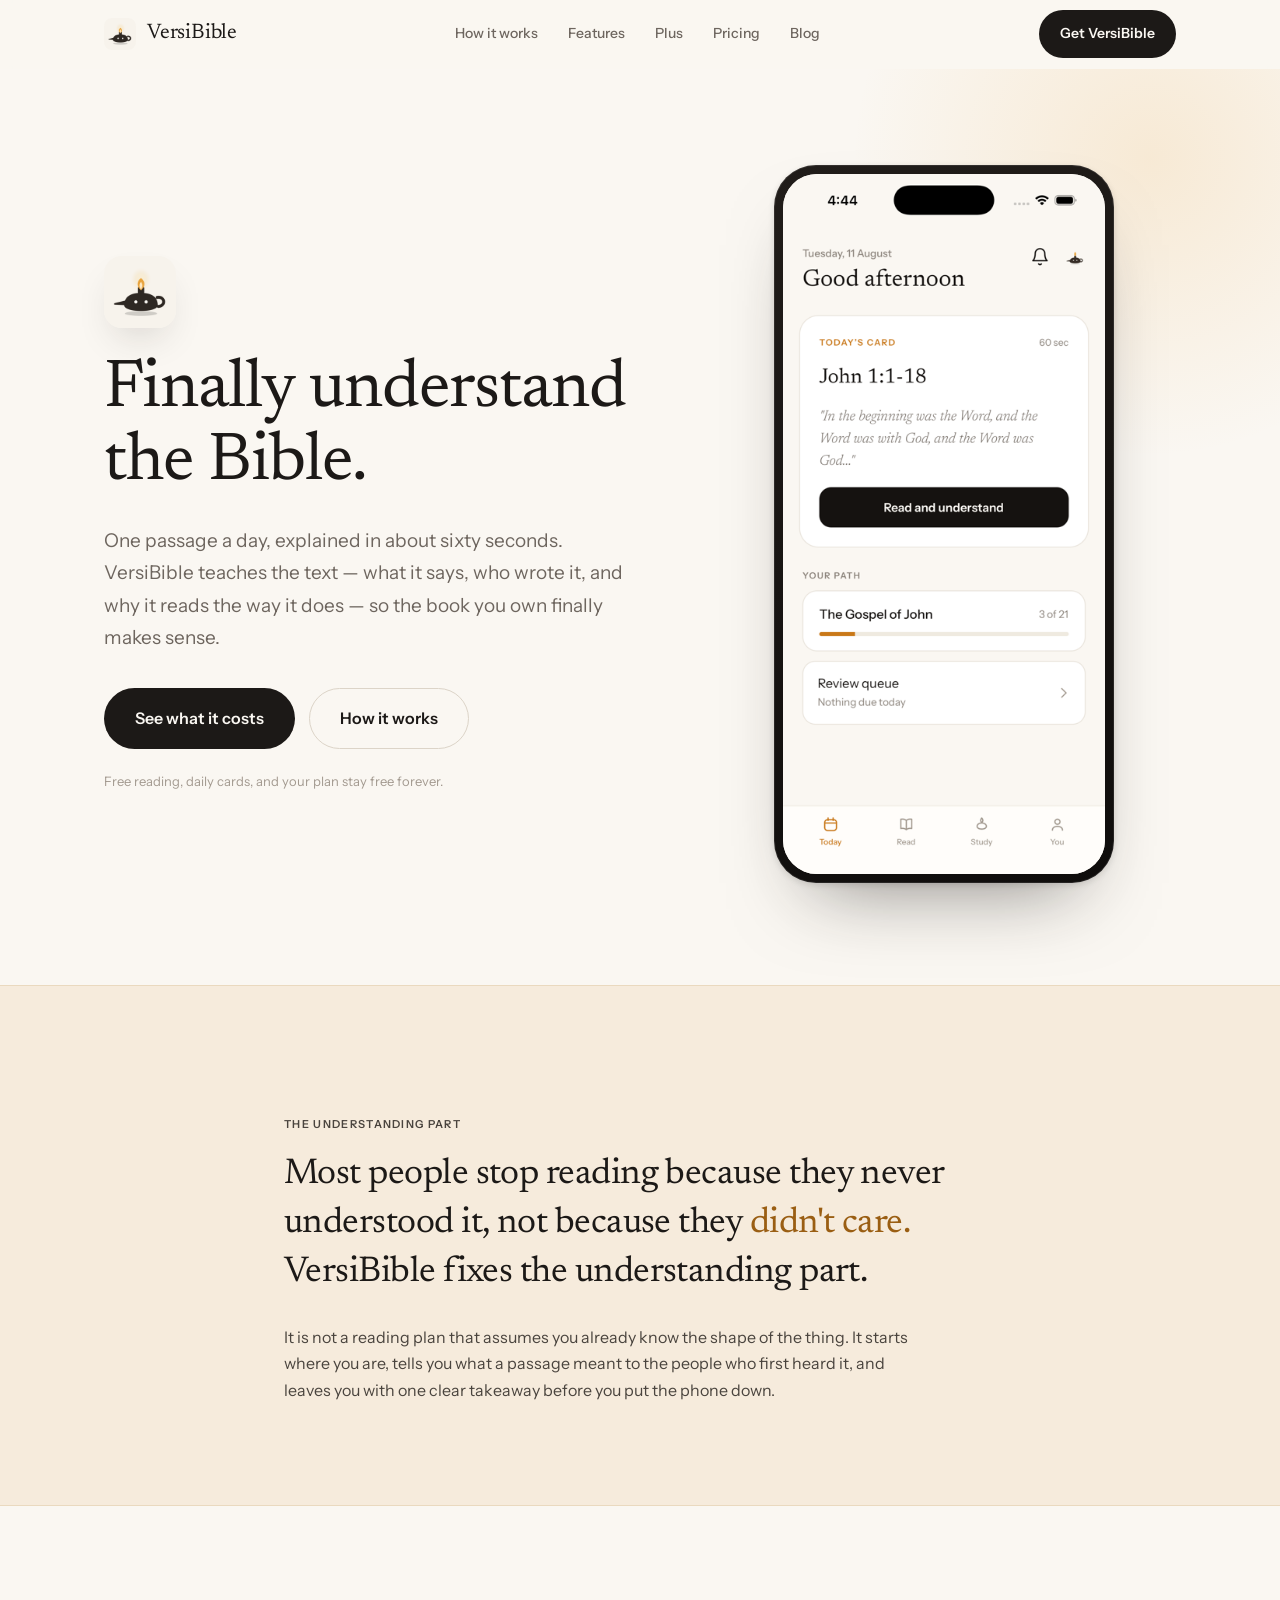
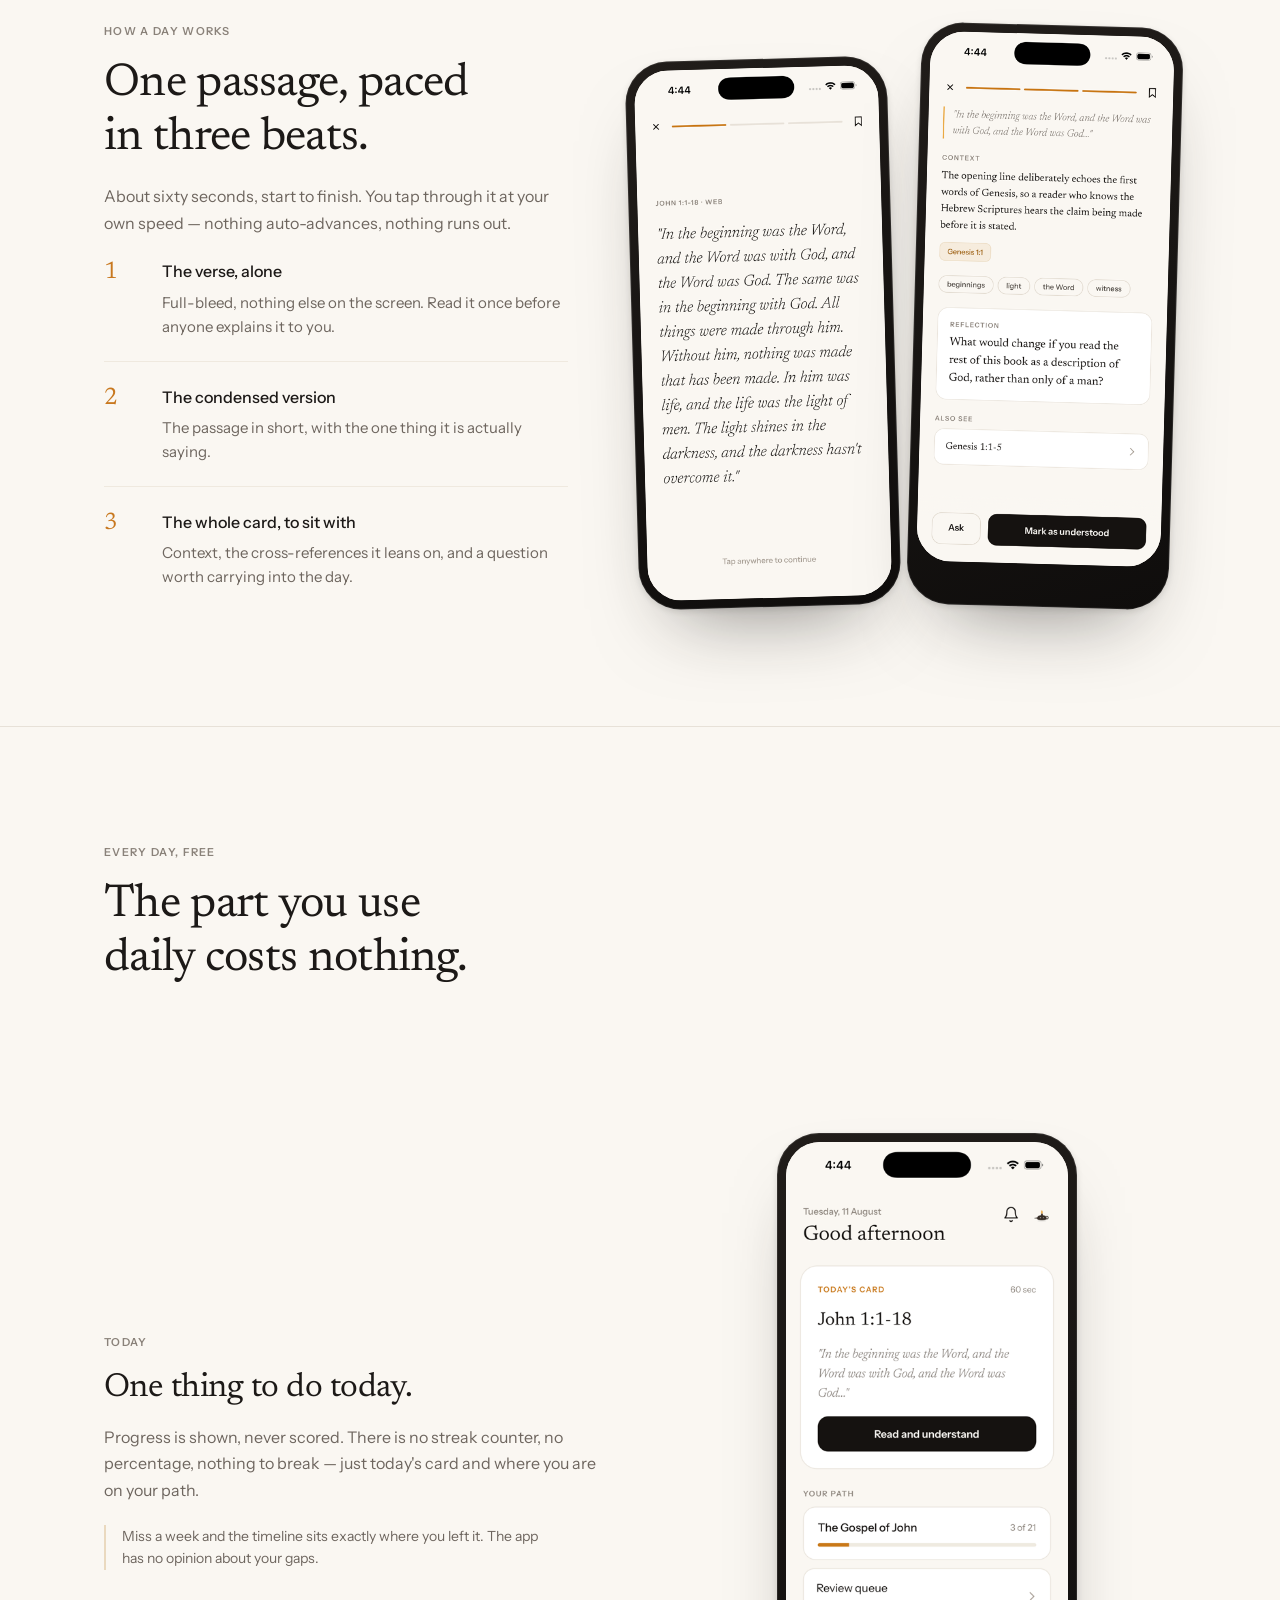
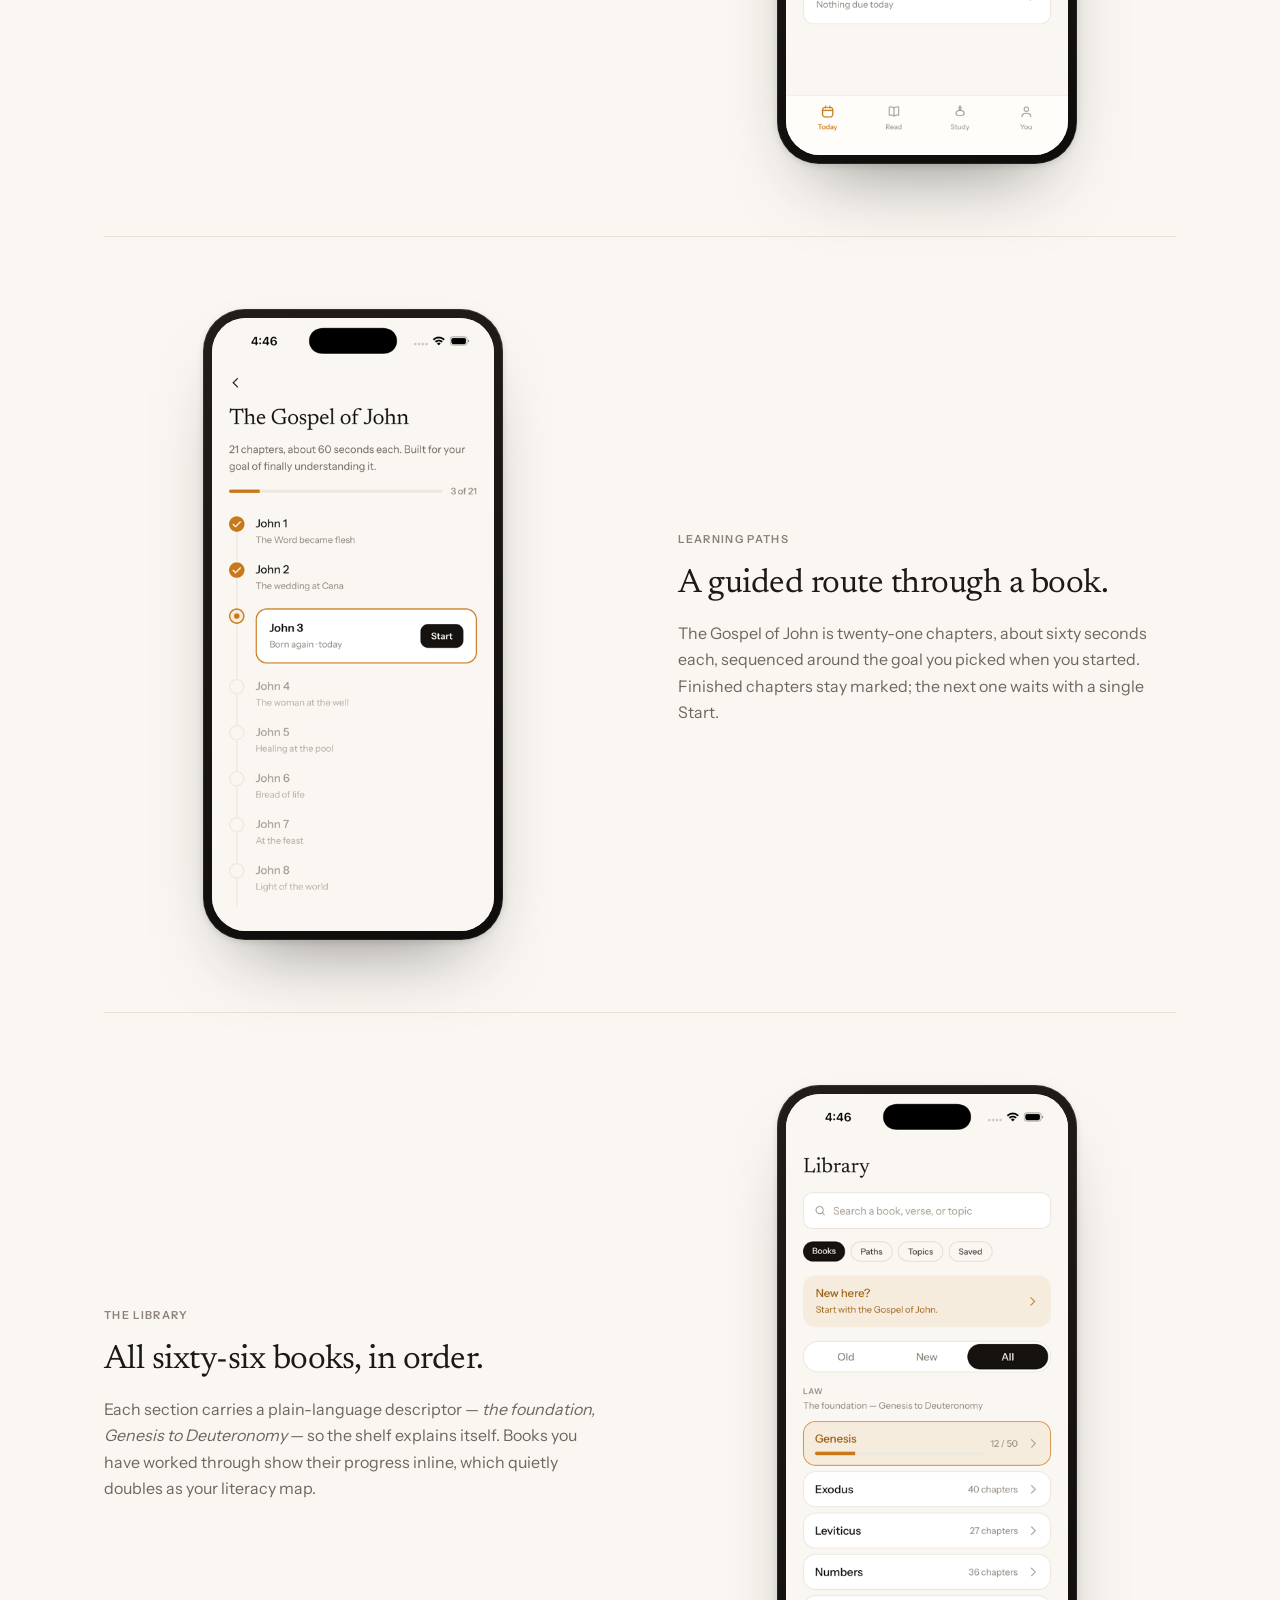
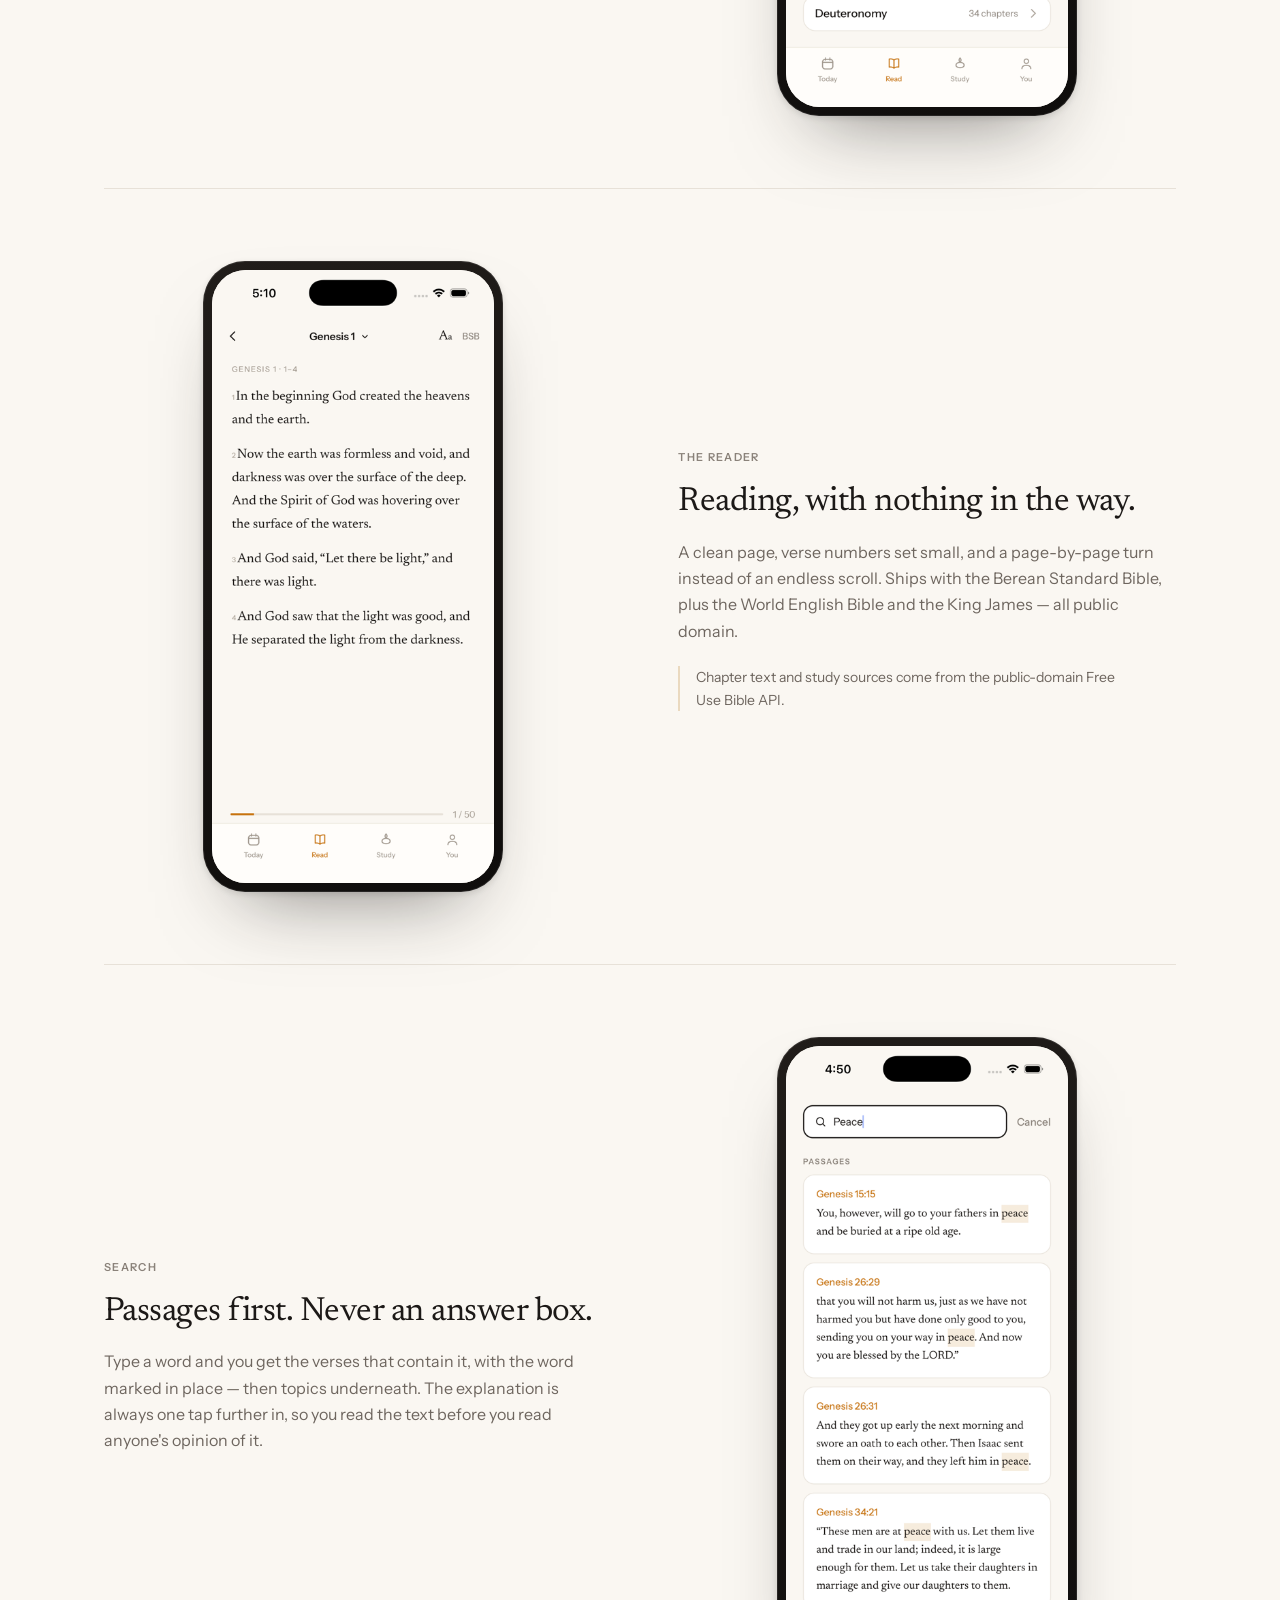
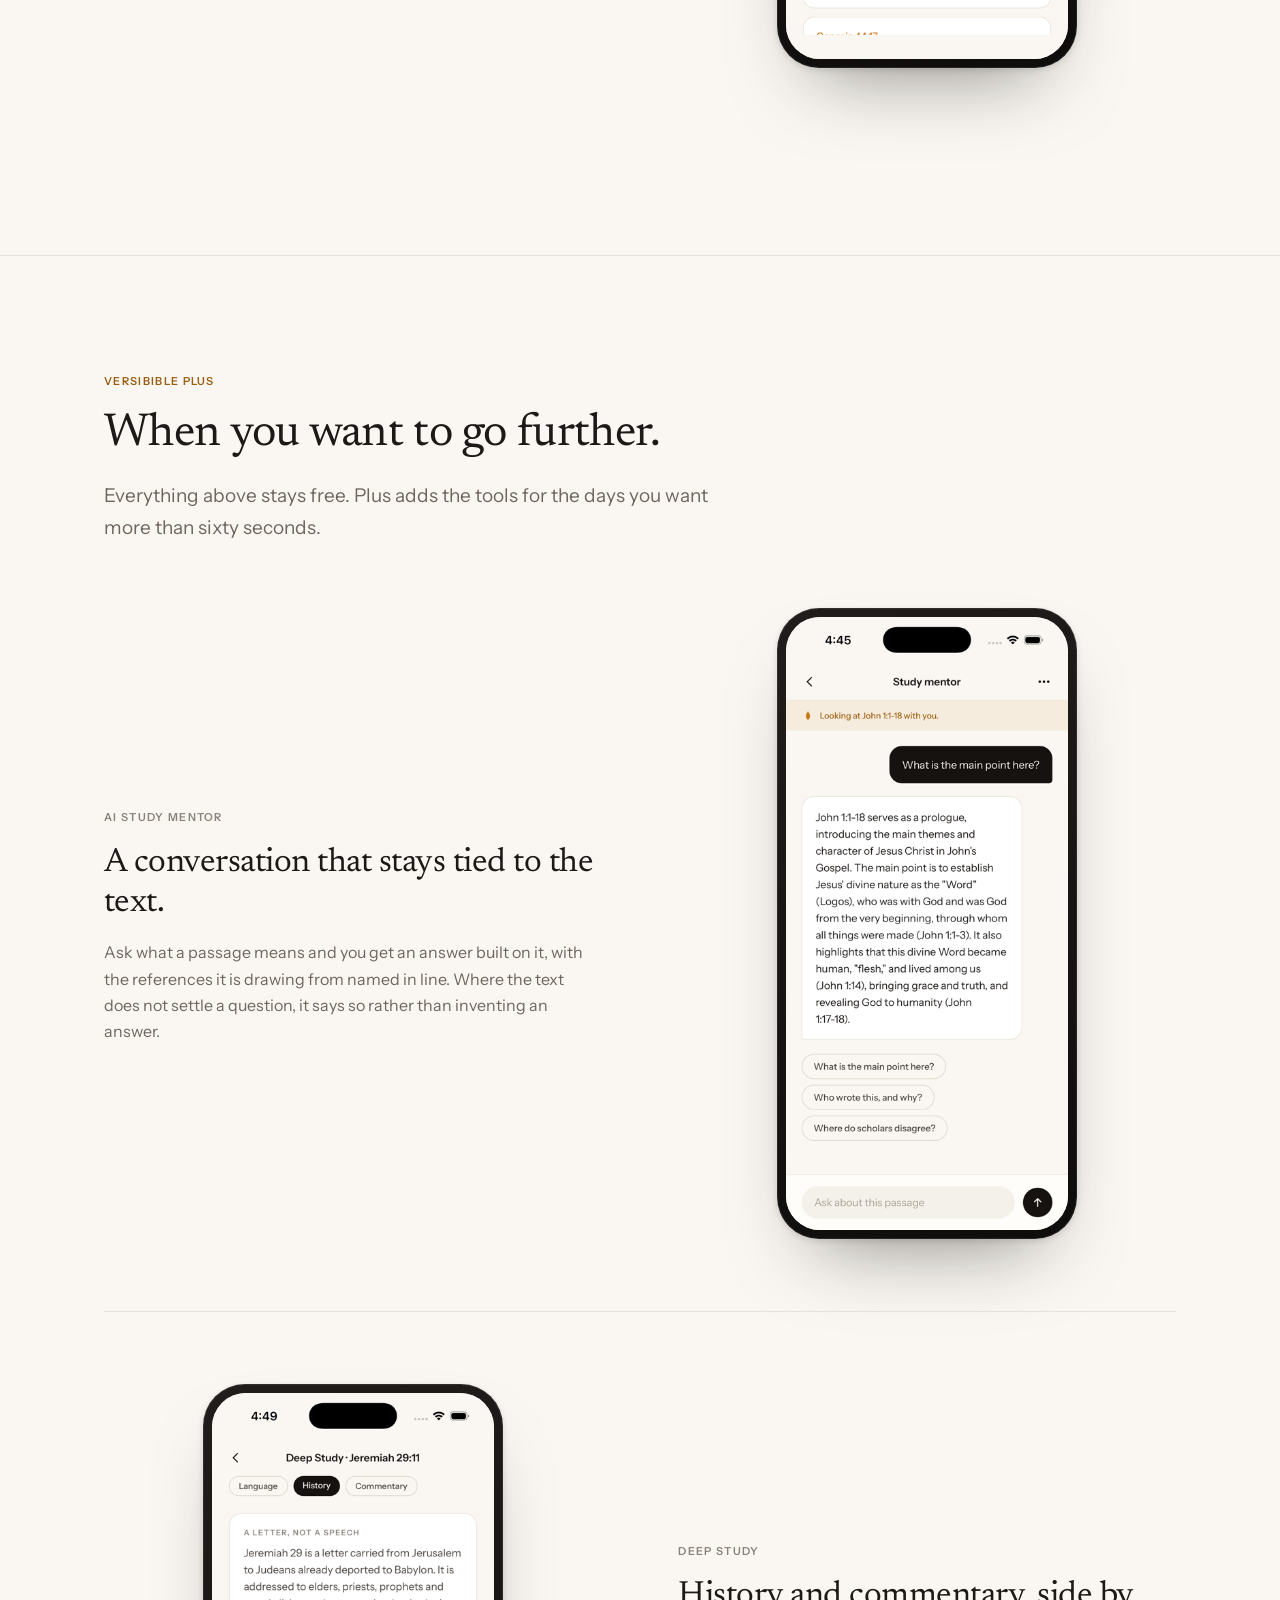
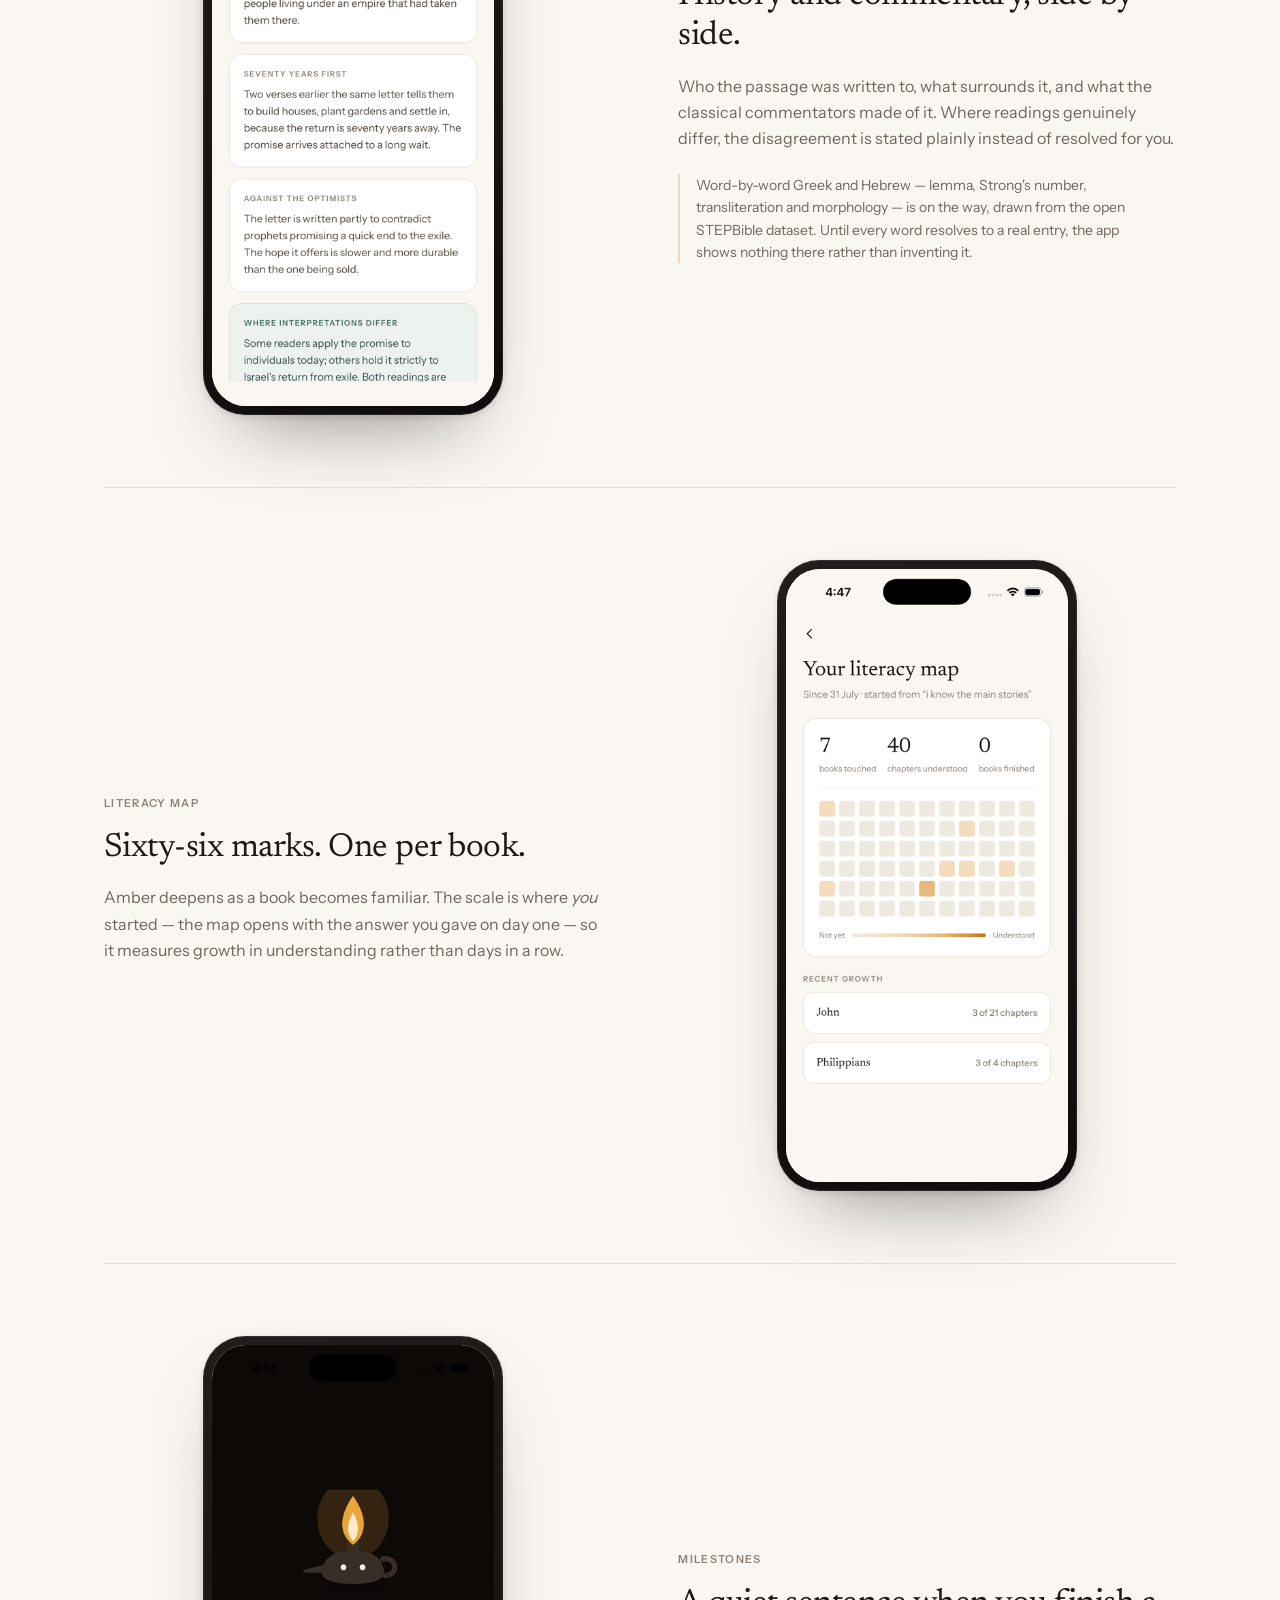
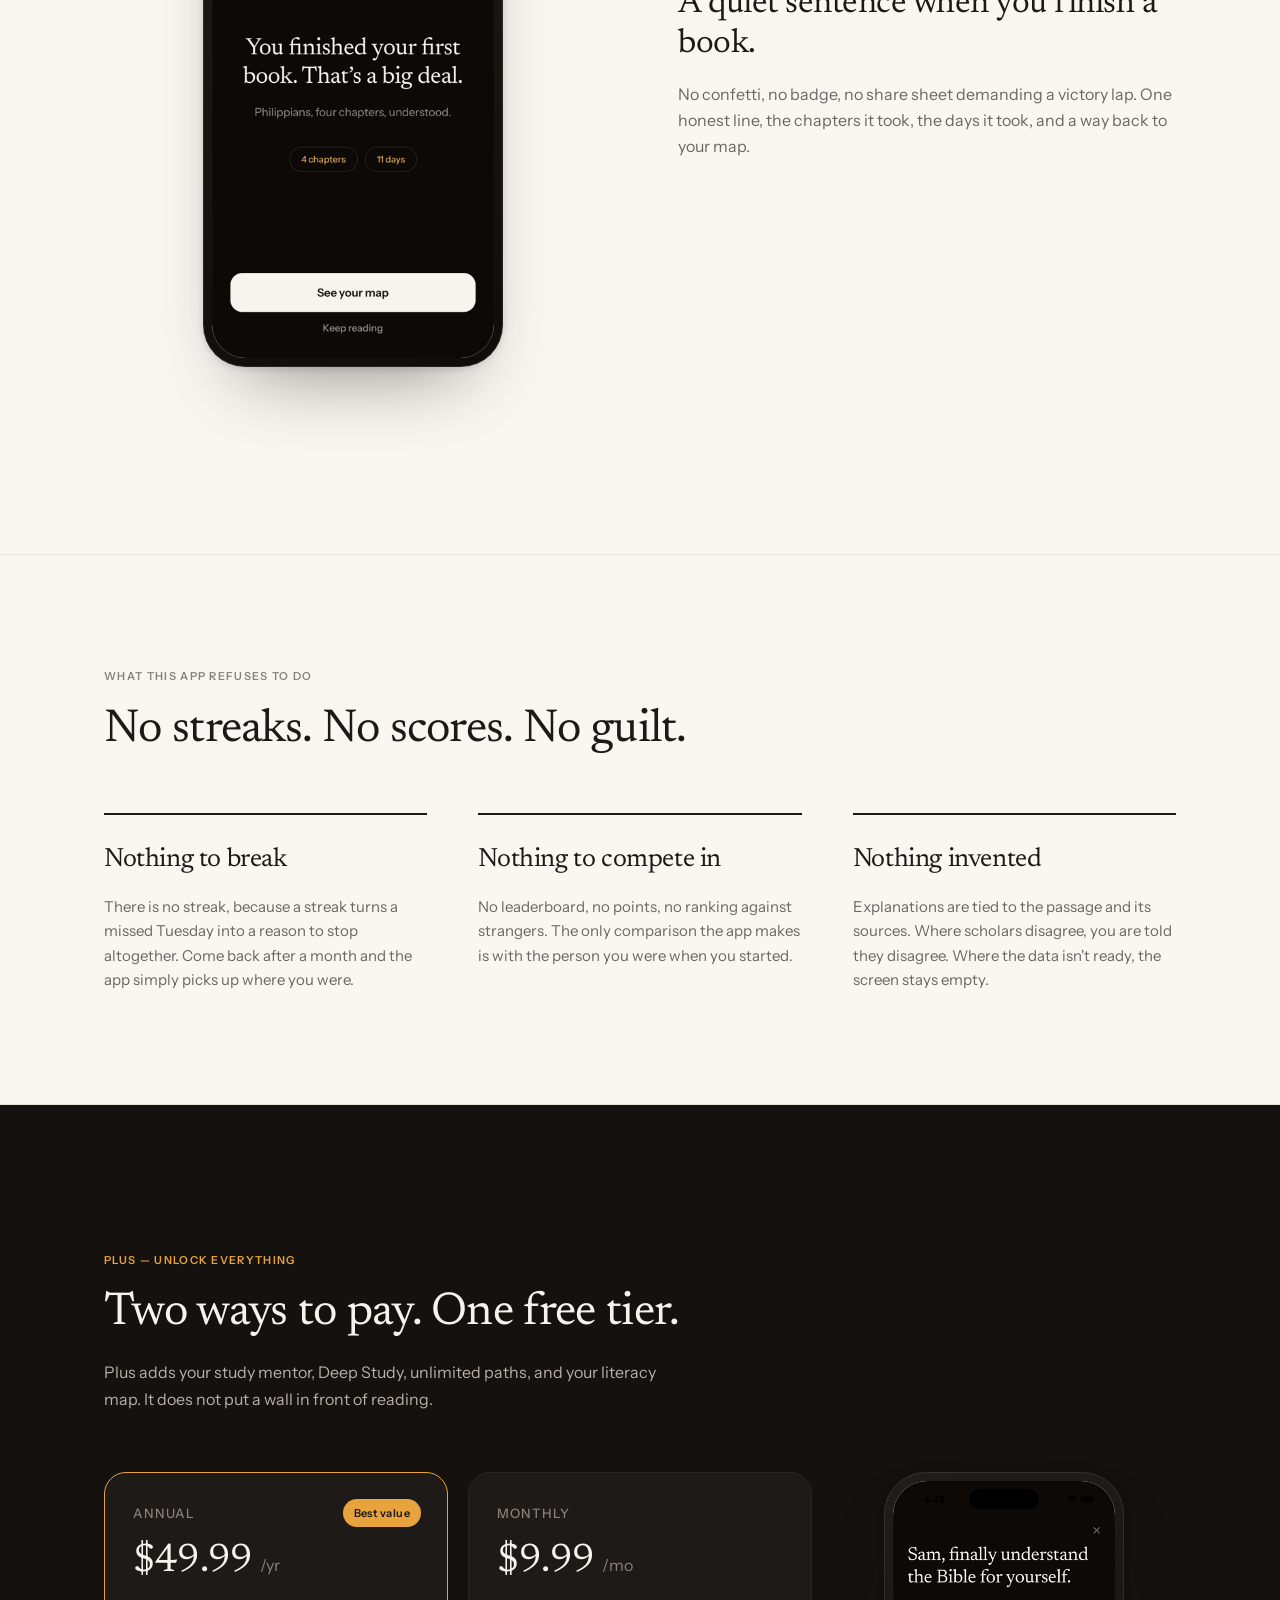
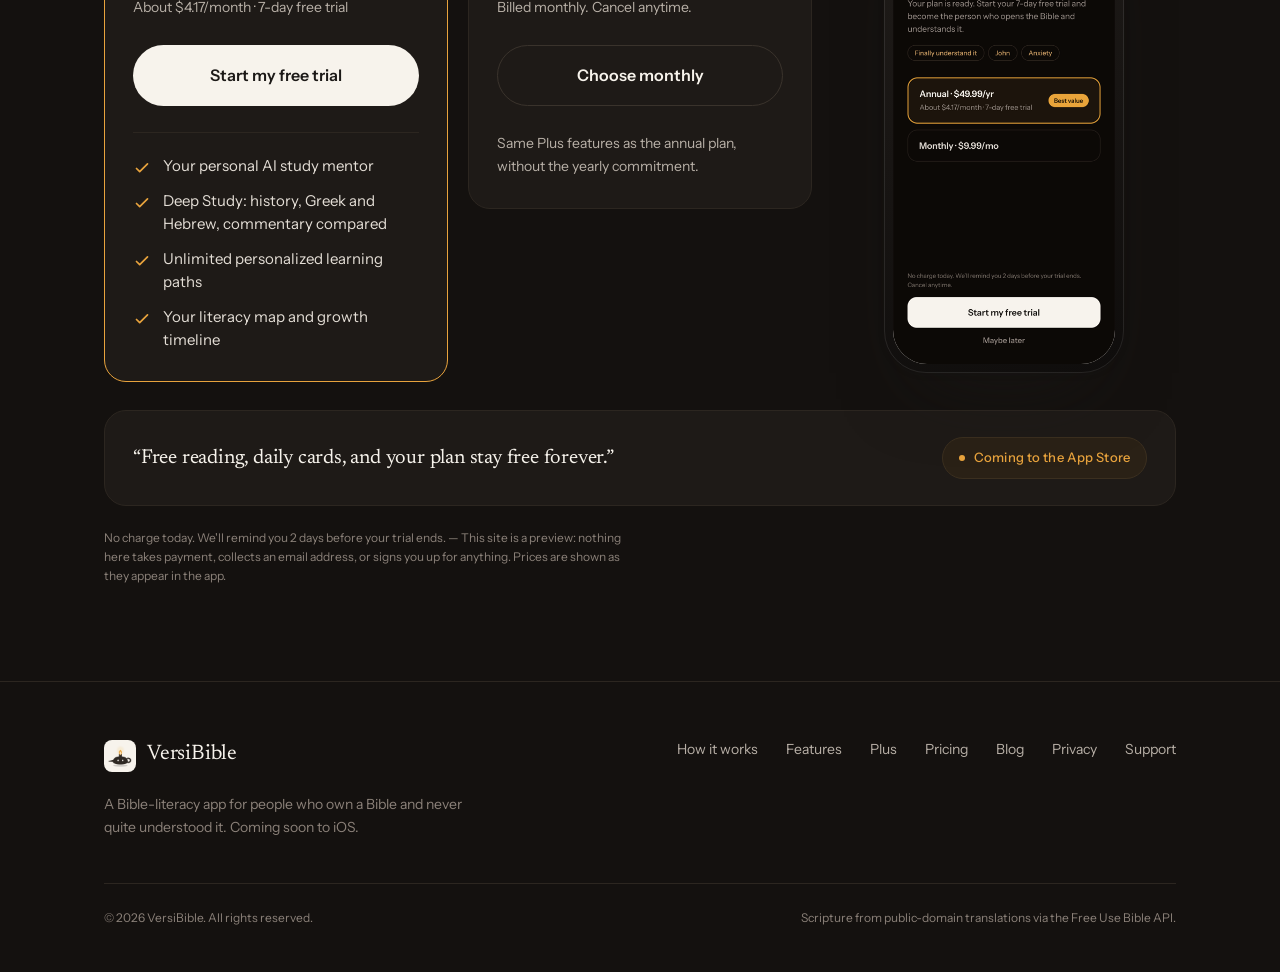
<file: index.html>
<!doctype html>
<html lang="en">
  <head>
    <meta charset="utf-8" />
    <meta name="viewport" content="width=device-width, initial-scale=1" />
    <title>VersiBible — Finally understand the Bible</title>
    <meta
      name="description"
      content="VersiBible teaches the Bible in about sixty seconds a day. Daily cards, guided paths, a clean reader, and a study mentor that cites its sources. No streaks, no scores, no guilt."
    />
    <meta name="theme-color" content="#FAF7F2" />
    <meta name="color-scheme" content="light" />

    <link rel="icon" href="assets/favicon.ico" sizes="any" />
    <link rel="icon" type="image/png" sizes="32x32" href="assets/favicon-32.png" />
    <link rel="icon" type="image/png" sizes="16x16" href="assets/favicon-16.png" />
    <link rel="apple-touch-icon" sizes="180x180" href="assets/apple-touch-icon.png" />
    <link rel="manifest" href="site.webmanifest" />

    <meta property="og:type" content="website" />
    <meta property="og:title" content="VersiBible — Finally understand the Bible" />
    <meta
      property="og:description"
      content="A few minutes a day. Daily cards, guided paths, and a study mentor that cites its sources."
    />
    <meta property="og:image" content="assets/og-image.png" />
    <meta property="og:image:width" content="1200" />
    <meta property="og:image:height" content="630" />
    <meta name="twitter:card" content="summary_large_image" />
    <meta name="twitter:title" content="VersiBible — Finally understand the Bible" />
    <meta
      name="twitter:description"
      content="A few minutes a day. Daily cards, guided paths, and a study mentor that cites its sources."
    />
    <meta name="twitter:image" content="assets/og-image.png" />

    <link rel="preload" as="font" type="font/woff2" href="assets/fonts/Newsreader-400.woff2" crossorigin />
    <link rel="preload" as="font" type="font/woff2" href="assets/fonts/InstrumentSans-400.woff2" crossorigin />
    <link rel="stylesheet" href="styles.css" />
    <noscript>
      <style>
        .reveal {
          opacity: 1;
          transform: none;
        }
      </style>
    </noscript>
  </head>

  <body>
    <header class="masthead" id="masthead">
      <div class="wrap masthead__inner">
        <a class="brand" href="#top">
          <img src="assets/icon-192.png" alt="" width="32" height="32" />
          VersiBible
        </a>
        <nav class="masthead__nav" aria-label="Sections">
          <a href="#how">How it works</a>
          <a href="#features">Features</a>
          <a href="#deeper">Plus</a>
          <a href="#pricing">Pricing</a>
          <a href="blog/index.html">Blog</a>
        </nav>
        <a class="btn btn--solid" href="#pricing">Get VersiBible</a>
      </div>
    </header>

    <main id="top">
      <!-- ============================================================ hero -->
      <section class="hero">
        <div class="wrap hero__grid">
          <div class="hero__copy">
            <img
              class="hero__mark reveal"
              src="assets/icon-192.png"
              alt="Wick, the VersiBible oil lamp"
              width="72"
              height="72"
            />
            <h1 class="display reveal" style="--delay: 60ms">Finally understand the&nbsp;Bible.</h1>
            <p class="lead reveal" style="--delay: 120ms">
              One passage a day, explained in about sixty seconds. VersiBible teaches the text —
              what it says, who wrote it, and why it reads the way it does — so the book you own
              finally makes sense.
            </p>
            <div class="hero__actions reveal" style="--delay: 180ms">
              <a class="btn btn--solid" href="#pricing">See what it costs</a>
              <a class="btn btn--ghost" href="#how">How it works</a>
            </div>
            <p class="hero__note reveal" style="--delay: 240ms">
              Free reading, daily cards, and your plan stay free forever.
            </p>
          </div>

          <figure class="hero__shot reveal" style="--delay: 200ms">
            <div class="phone phone--lg">
              <img
                src="assets/screenshots/today.png"
                alt="The Today screen: today's card on John 1:1–18, and a Gospel of John path at 3 of 21."
                width="414"
                height="900"
              />
            </div>
          </figure>
        </div>
      </section>

      <!-- ========================================================= promise -->
      <section class="promise">
        <div class="wrap wrap--narrow">
          <p class="eyebrow eyebrow--amber reveal">The understanding part</p>
          <blockquote class="reveal" style="--delay: 60ms">
            Most people stop reading because they never understood it, not because they
            <em>didn't care.</em> VersiBible fixes the understanding part.
          </blockquote>
          <p class="reveal" style="--delay: 120ms">
            It is not a reading plan that assumes you already know the shape of the thing. It starts
            where you are, tells you what a passage meant to the people who first heard it, and
            leaves you with one clear takeaway before you put the phone down.
          </p>
        </div>
      </section>

      <!-- ==================================================== how it works -->
      <section class="section" id="how">
        <div class="wrap">
          <div class="beats">
            <div>
              <p class="eyebrow reveal">How a day works</p>
              <h2 class="h2 reveal" style="--delay: 60ms">
                One passage, paced in three&nbsp;beats.
              </h2>
              <p class="body reveal" style="--delay: 100ms; margin-top: 18px">
                About sixty seconds, start to finish. You tap through it at your own speed — nothing
                auto-advances, nothing runs out.
              </p>

              <div class="beat reveal" style="--delay: 140ms">
                <div class="beat__n">1</div>
                <div>
                  <h3>The verse, alone</h3>
                  <p>
                    Full-bleed, nothing else on the screen. Read it once before anyone explains it
                    to you.
                  </p>
                </div>
              </div>
              <div class="beat reveal" style="--delay: 180ms">
                <div class="beat__n">2</div>
                <div>
                  <h3>The condensed version</h3>
                  <p>The passage in short, with the one thing it is actually saying.</p>
                </div>
              </div>
              <div class="beat reveal" style="--delay: 220ms">
                <div class="beat__n">3</div>
                <div>
                  <h3>The whole card, to sit with</h3>
                  <p>
                    Context, the cross-references it leans on, and a question worth carrying into
                    the day.
                  </p>
                </div>
              </div>
            </div>

            <div class="beats__shots reveal" style="--delay: 120ms">
              <div class="phone phone--sm phone--tilt">
                <img
                  loading="lazy" decoding="async" src="assets/screenshots/card-beat1.png"
                  alt="Beat one of the daily card: John 1:1–18 set on its own, in italic serif."
                  width="414"
                  height="900"
                />
              </div>
              <div class="phone phone--sm phone--tilt-r">
                <img
                  loading="lazy" decoding="async" src="assets/screenshots/card-beat3.png"
                  alt="The full card: the verse, its context, source chips, and a reflection question."
                  width="414"
                  height="900"
                />
              </div>
            </div>
          </div>
        </div>
      </section>

      <!-- ======================================================== features -->
      <section class="section section--hairline" id="features">
        <div class="wrap">
          <div class="section__head">
            <p class="eyebrow reveal">Every day, free</p>
            <h2 class="h2 reveal" style="--delay: 60ms">
              The part you use daily costs&nbsp;nothing.
            </h2>
            <p class="lead reveal" style="--delay: 100ms">
              Reading, the daily card, your plan, the library, and search are the free tier — not a
              trial of it.
            </p>
          </div>

          <article class="feature reveal">
            <div>
              <div class="feature__label"><span>Today</span></div>
              <h3>One thing to do today.</h3>
              <p>
                Progress is shown, never scored. There is no streak counter, no percentage, nothing
                to break — just today's card and where you are on your path.
              </p>
              <p class="feature__aside">
                Miss a week and the timeline sits exactly where you left it. The app has no opinion
                about your gaps.
              </p>
            </div>
            <figure class="feature__media">
              <div class="phone">
                <img
                  loading="lazy" decoding="async" src="assets/screenshots/today.png"
                  alt="Today: the daily card for John 1:1–18 with a path counter reading 3 of 21."
                  width="414"
                  height="900"
                />
              </div>
            </figure>
          </article>

          <article class="feature feature--flip reveal">
            <div>
              <div class="feature__label"><span>Learning paths</span></div>
              <h3>A guided route through a book.</h3>
              <p>
                The Gospel of John is twenty-one chapters, about sixty seconds each, sequenced
                around the goal you picked when you started. Finished chapters stay marked; the next
                one waits with a single Start.
              </p>
            </div>
            <figure class="feature__media">
              <div class="phone">
                <img
                  loading="lazy" decoding="async" src="assets/screenshots/path.png"
                  alt="The Gospel of John path: chapters one and two complete, chapter three ready to start."
                  width="414"
                  height="900"
                />
              </div>
            </figure>
          </article>

          <article class="feature reveal">
            <div>
              <div class="feature__label"><span>The Library</span></div>
              <h3>All sixty-six books, in order.</h3>
              <p>
                Each section carries a plain-language descriptor — <em>the foundation, Genesis to
                Deuteronomy</em> — so the shelf explains itself. Books you have worked through show
                their progress inline, which quietly doubles as your literacy map.
              </p>
            </div>
            <figure class="feature__media">
              <div class="phone">
                <img
                  loading="lazy" decoding="async" src="assets/screenshots/library.png"
                  alt="The Library: the Law section labelled 'The foundation — Genesis to Deuteronomy', with Genesis at 12 of 50."
                  width="414"
                  height="900"
                />
              </div>
            </figure>
          </article>

          <article class="feature feature--flip reveal">
            <div>
              <div class="feature__label"><span>The Reader</span></div>
              <h3>Reading, with nothing in the way.</h3>
              <p>
                A clean page, verse numbers set small, and a page-by-page turn instead of an endless
                scroll. Ships with the Berean Standard Bible, plus the World English Bible and the
                King James — all public domain.
              </p>
              <p class="feature__aside">
                Chapter text and study sources come from the public-domain Free Use Bible API.
              </p>
            </div>
            <figure class="feature__media">
              <div class="phone">
                <img
                  loading="lazy" decoding="async" src="assets/screenshots/reader.png"
                  alt="The Reader showing Genesis 1 in the Berean Standard Bible, page one of fifty."
                  width="414"
                  height="900"
                />
              </div>
            </figure>
          </article>

          <article class="feature reveal">
            <div>
              <div class="feature__label"><span>Search</span></div>
              <h3>Passages first. Never an answer box.</h3>
              <p>
                Type a word and you get the verses that contain it, with the word marked in place —
                then topics underneath. The explanation is always one tap further in, so you read
                the text before you read anyone's opinion of it.
              </p>
            </div>
            <figure class="feature__media">
              <div class="phone">
                <img
                  loading="lazy" decoding="async" src="assets/screenshots/search.png"
                  alt="Search results for 'peace': a list of passages with the word highlighted in each."
                  width="414"
                  height="900"
                />
              </div>
            </figure>
          </article>
        </div>
      </section>

      <!-- ====================================================== go deeper -->
      <section class="section section--hairline" id="deeper">
        <div class="wrap">
          <div class="section__head">
            <p class="eyebrow eyebrow--amber reveal">VersiBible Plus</p>
            <h2 class="h2 reveal" style="--delay: 60ms">When you want to go further.</h2>
            <p class="lead reveal" style="--delay: 100ms">
              Everything above stays free. Plus adds the tools for the days you want more than sixty
              seconds.
            </p>
          </div>

          <article class="feature reveal">
            <div>
              <div class="feature__label"><span>AI study mentor</span></div>
              <h3>A conversation that stays tied to the text.</h3>
              <p>
                Ask what a passage means and you get an answer built on it, with the references it
                is drawing from named in line. Where the text does not settle a question, it says
                so rather than inventing an answer.
              </p>
            </div>
            <figure class="feature__media">
              <div class="phone">
                <img
                  loading="lazy" decoding="async" src="assets/screenshots/mentor.png"
                  alt="The Study mentor answering 'What is the main point here?' about John 1:1–18, citing John 1:1–3, 1:14 and 1:17–18."
                  width="414"
                  height="900"
                />
              </div>
            </figure>
          </article>

          <article class="feature feature--flip reveal">
            <div>
              <div class="feature__label"><span>Deep Study</span></div>
              <h3>History and commentary, side by side.</h3>
              <p>
                Who the passage was written to, what surrounds it, and what the classical
                commentators made of it. Where readings genuinely differ, the disagreement is stated
                plainly instead of resolved for you.
              </p>
              <p class="feature__aside">
                Word-by-word Greek and Hebrew — lemma, Strong's number, transliteration and
                morphology — is on the way, drawn from the open STEPBible dataset. Until every word
                resolves to a real entry, the app shows nothing there rather than inventing it.
              </p>
            </div>
            <figure class="feature__media">
              <div class="phone">
                <img
                  loading="lazy" decoding="async" src="assets/screenshots/deep-study.png"
                  alt="Deep Study on Jeremiah 29:11, History tab: 'A letter, not a speech', 'Seventy years first', and where interpretations differ."
                  width="414"
                  height="900"
                />
              </div>
            </figure>
          </article>

          <article class="feature reveal">
            <div>
              <div class="feature__label"><span>Literacy map</span></div>
              <h3>Sixty-six marks. One per book.</h3>
              <p>
                Amber deepens as a book becomes familiar. The scale is where <em>you</em> started —
                the map opens with the answer you gave on day one — so it measures growth in
                understanding rather than days in a row.
              </p>
            </div>
            <figure class="feature__media">
              <div class="phone">
                <img
                  loading="lazy" decoding="async" src="assets/screenshots/literacy.png"
                  alt="The literacy map: seven books touched, forty chapters understood, shown as a grid of sixty-six amber marks."
                  width="414"
                  height="900"
                />
              </div>
            </figure>
          </article>

          <article class="feature feature--flip reveal">
            <div>
              <div class="feature__label"><span>Milestones</span></div>
              <h3>A quiet sentence when you finish a book.</h3>
              <p>
                No confetti, no badge, no share sheet demanding a victory lap. One honest line, the
                chapters it took, the days it took, and a way back to your map.
              </p>
            </div>
            <figure class="feature__media">
              <div class="phone">
                <img
                  loading="lazy" decoding="async" src="assets/screenshots/milestone.png"
                  alt="A milestone screen on night background: 'You finished your first book. That's a big deal.' — Philippians, four chapters, eleven days."
                  width="414"
                  height="900"
                />
              </div>
            </figure>
          </article>
        </div>
      </section>

      <!-- ====================================================== philosophy -->
      <section class="philosophy">
        <div class="wrap">
          <p class="eyebrow reveal">What this app refuses to do</p>
          <h2 class="h2 reveal" style="--delay: 60ms">No streaks. No scores. No guilt.</h2>
          <div class="philosophy__lines">
            <div class="reveal" style="--delay: 100ms">
              <h3>Nothing to break</h3>
              <p>
                There is no streak, because a streak turns a missed Tuesday into a reason to stop
                altogether. Come back after a month and the app simply picks up where you were.
              </p>
            </div>
            <div class="reveal" style="--delay: 160ms">
              <h3>Nothing to compete in</h3>
              <p>
                No leaderboard, no points, no ranking against strangers. The only comparison the app
                makes is with the person you were when you started.
              </p>
            </div>
            <div class="reveal" style="--delay: 220ms">
              <h3>Nothing invented</h3>
              <p>
                Explanations are tied to the passage and its sources. Where scholars disagree, you
                are told they disagree. Where the data isn't ready, the screen stays empty.
              </p>
            </div>
          </div>
        </div>
      </section>

      <!--
        RESERVED — testimonials strip.
        Deliberately empty. The app ships with HAS_REAL_TESTIMONIALS = false in
        src/data/content.ts because there are no real quotes yet. Do not populate
        this with invented praise. When real, attributable quotes exist, drop them
        in here and delete this comment.

        <section class="section" id="testimonials"> … </section>
      -->

      <!-- ========================================================= pricing -->
      <section class="night pricing" id="pricing">
        <div class="wrap">
          <div class="pricing__head">
            <p class="eyebrow reveal">Plus — unlock everything</p>
            <h2 class="h2 reveal" style="--delay: 60ms">Two ways to pay. One free tier.</h2>
            <p class="reveal" style="--delay: 100ms">
              Plus adds your study mentor, Deep Study, unlimited paths, and your literacy map. It
              does not put a wall in front of reading.
            </p>
          </div>

          <div class="plans">
            <div class="plan plan--featured reveal">
              <span class="plan__badge">Best value</span>
              <p class="plan__name">Annual</p>
              <p class="plan__price">$49.99 <span>/yr</span></p>
              <p class="plan__detail">About $4.17/month · 7-day free trial</p>
              <div class="plan__cta">
                <a class="btn btn--light" href="#coming" data-flag>Start my free trial</a>
              </div>
              <ul class="plan__benefits">
                <li>
                  <svg width="18" height="18" viewBox="0 0 18 18" fill="none" aria-hidden="true">
                    <path d="M3.5 9.5l3.2 3.2 7.8-7.8" stroke="#E8A33D" stroke-width="1.7" stroke-linecap="round" stroke-linejoin="round"/>
                  </svg>
                  <span>Your personal AI study mentor</span>
                </li>
                <li>
                  <svg width="18" height="18" viewBox="0 0 18 18" fill="none" aria-hidden="true">
                    <path d="M3.5 9.5l3.2 3.2 7.8-7.8" stroke="#E8A33D" stroke-width="1.7" stroke-linecap="round" stroke-linejoin="round"/>
                  </svg>
                  <span>Deep Study: history, Greek and Hebrew, commentary compared</span>
                </li>
                <li>
                  <svg width="18" height="18" viewBox="0 0 18 18" fill="none" aria-hidden="true">
                    <path d="M3.5 9.5l3.2 3.2 7.8-7.8" stroke="#E8A33D" stroke-width="1.7" stroke-linecap="round" stroke-linejoin="round"/>
                  </svg>
                  <span>Unlimited personalized learning paths</span>
                </li>
                <li>
                  <svg width="18" height="18" viewBox="0 0 18 18" fill="none" aria-hidden="true">
                    <path d="M3.5 9.5l3.2 3.2 7.8-7.8" stroke="#E8A33D" stroke-width="1.7" stroke-linecap="round" stroke-linejoin="round"/>
                  </svg>
                  <span>Your literacy map and growth timeline</span>
                </li>
              </ul>
            </div>

            <div class="plan reveal" style="--delay: 80ms">
              <p class="plan__name">Monthly</p>
              <p class="plan__price">$9.99 <span>/mo</span></p>
              <p class="plan__detail">Billed monthly. Cancel anytime.</p>
              <div class="plan__cta">
                <a class="btn btn--outline-night" href="#coming" data-flag>Choose monthly</a>
              </div>
              <p class="plan__detail" style="margin-top: 26px">
                Same Plus features as the annual plan, without the yearly commitment.
              </p>
            </div>

            <figure class="reveal" style="--delay: 140ms">
              <div class="phone phone--sm" style="max-width: 240px">
                <img
                  loading="lazy" decoding="async" src="assets/screenshots/paywall.png"
                  alt="The in-app plan screen showing Annual at $49.99 a year marked Best value, and Monthly at $9.99 a month."
                  width="414"
                  height="900"
                />
              </div>
            </figure>
          </div>

          <div class="free-line reveal">
            <p>“Free reading, daily cards, and your plan stay free forever.”</p>
            <span class="chip chip--night" id="coming" tabindex="-1">
              <span class="chip__dot"></span> Coming to the App Store
            </span>
          </div>

          <p class="fineprint">
            No charge today. We'll remind you 2 days before your trial ends. — This site is a
            preview: nothing here takes payment, collects an email address, or signs you up for
            anything. Prices are shown as they appear in the app.
          </p>
        </div>
      </section>

      <!-- ========================================================== footer -->
      <footer class="night footer">
        <div class="wrap">
          <div class="footer__grid">
            <div>
              <a class="brand" href="#top">
                <img src="assets/icon-192.png" alt="" width="32" height="32" />
                VersiBible
              </a>
              <p class="footer__tag">
                A Bible-literacy app for people who own a Bible and never quite understood it.
                Coming soon to iOS.
              </p>
            </div>
            <nav class="footer__links" aria-label="Footer">
              <a href="#how">How it works</a>
              <a href="#features">Features</a>
              <a href="#deeper">Plus</a>
              <a href="#pricing">Pricing</a>
              <a href="blog/index.html">Blog</a>
              <a href="privacy.html">Privacy</a>
              <a href="support.html">Support</a>
            </nav>
          </div>
          <div class="footer__legal">
            <span>© 2026 VersiBible. All rights reserved.</span>
            <span>Scripture from public-domain translations via the Free Use Bible API.</span>
          </div>
        </div>
      </footer>
    </main>

    <script>
      // Reveal on scroll — one observer, no library, disabled under reduced motion.
      (function () {
        var reduce = window.matchMedia('(prefers-reduced-motion: reduce)').matches;
        var items = document.querySelectorAll('.reveal');
        if (reduce || !('IntersectionObserver' in window)) {
          items.forEach(function (el) {
            el.classList.add('is-in');
          });
        } else {
          var io = new IntersectionObserver(
            function (entries) {
              entries.forEach(function (entry) {
                if (entry.isIntersecting) {
                  entry.target.classList.add('is-in');
                  io.unobserve(entry.target);
                }
              });
            },
            { rootMargin: '0px 0px -12% 0px', threshold: 0.08 }
          );
          items.forEach(function (el) {
            io.observe(el);
          });
        }

        // Hairline under the masthead once the page has moved.
        var masthead = document.getElementById('masthead');
        var onScroll = function () {
          masthead.classList.toggle('is-stuck', window.scrollY > 8);
        };
        onScroll();
        window.addEventListener('scroll', onScroll, { passive: true });

        // Plan buttons are showcase-only: they point at the "Coming to the App
        // Store" chip and flag it. Nothing is purchased, nothing is collected.
        var chip = document.getElementById('coming');
        document.querySelectorAll('[data-flag]').forEach(function (el) {
          el.addEventListener('click', function () {
            chip.classList.remove('is-flagged');
            void chip.offsetWidth;
            chip.classList.add('is-flagged');
          });
        });
      })();
    </script>
  </body>
</html>
</file>
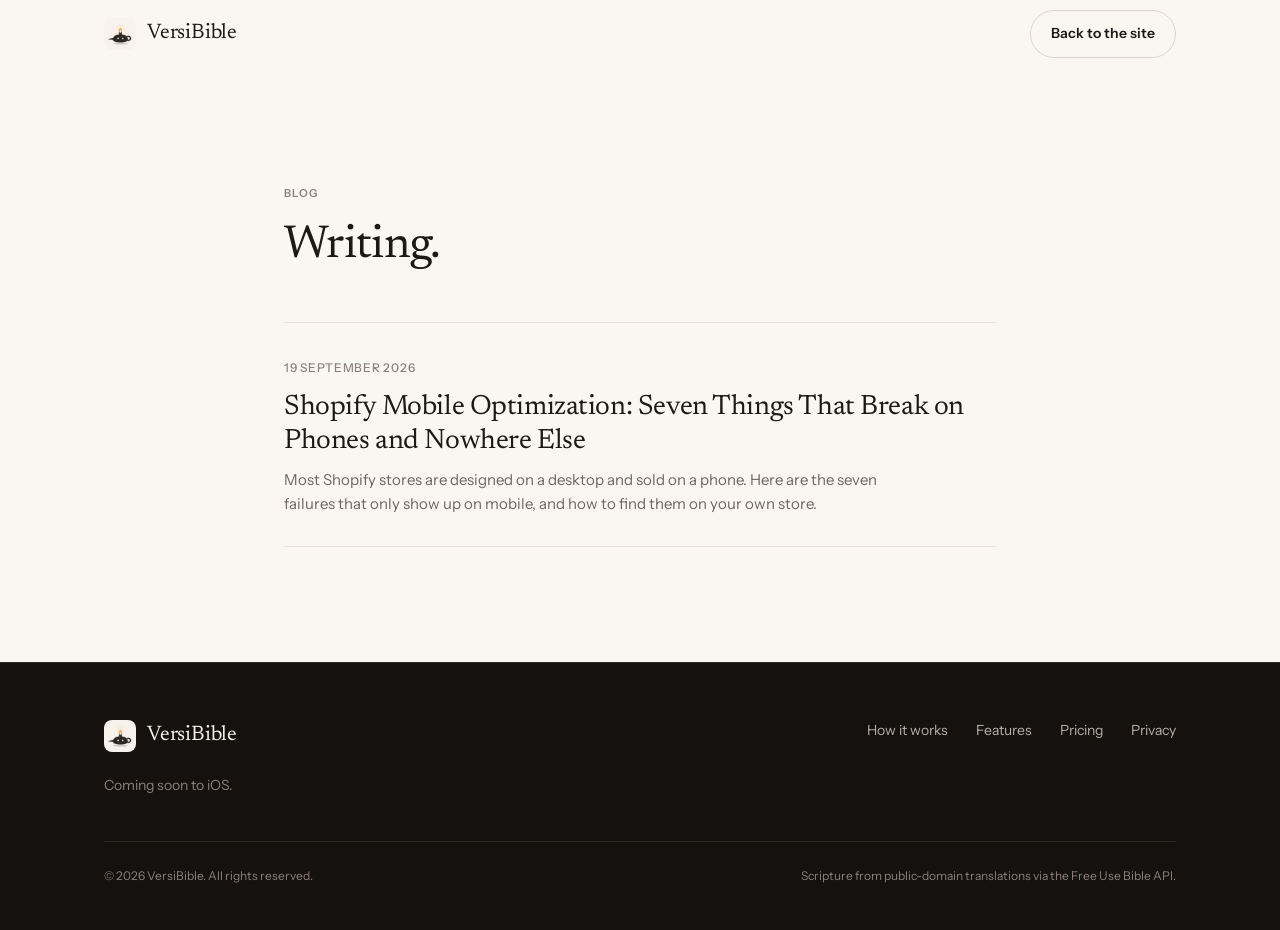
<file: blog/index.html>
<!doctype html>
<html lang="en">
  <head>
    <meta charset="utf-8" />
    <meta name="viewport" content="width=device-width, initial-scale=1" />
    <title>Blog — VersiBible</title>
    <meta name="description" content="Writing from the VersiBible team." />
    <meta name="theme-color" content="#FAF7F2" />
    <meta name="color-scheme" content="light" />
    <link rel="icon" href="../assets/favicon.ico" sizes="any" />
    <link rel="icon" type="image/png" sizes="32x32" href="../assets/favicon-32.png" />
    <link rel="apple-touch-icon" sizes="180x180" href="../assets/apple-touch-icon.png" />
    <link rel="manifest" href="../site.webmanifest" />
    <link rel="stylesheet" href="../styles.css" />
  </head>

  <body>
    <header class="masthead">
      <div class="wrap masthead__inner">
        <a class="brand" href="../index.html">
          <img src="../assets/icon-192.png" alt="" width="32" height="32" />
          VersiBible
        </a>
        <a class="btn btn--ghost" href="../index.html">Back to the site</a>
      </div>
    </header>

    <main class="section">
      <div class="wrap wrap--narrow">
        <p class="eyebrow">Blog</p>
        <h1 class="h2">Writing.</h1>

        <div class="post-list">
          <article>
            <a href="shopify-mobile-optimization-checklist/index.html">
              <time datetime="2026-09-19">19 September 2026</time>
              <h2>
                Shopify Mobile Optimization: Seven Things That Break on Phones and Nowhere Else
              </h2>
              <p>
                Most Shopify stores are designed on a desktop and sold on a phone. Here are the
                seven failures that only show up on mobile, and how to find them on your own store.
              </p>
            </a>
          </article>
        </div>
      </div>
    </main>

    <footer class="night footer">
      <div class="wrap">
        <div class="footer__grid">
          <div>
            <a class="brand" href="../index.html">
              <img src="../assets/icon-192.png" alt="" width="32" height="32" />
              VersiBible
            </a>
            <p class="footer__tag">Coming soon to iOS.</p>
          </div>
          <nav class="footer__links" aria-label="Footer">
            <a href="../index.html#how">How it works</a>
            <a href="../index.html#features">Features</a>
            <a href="../index.html#pricing">Pricing</a>
            <a href="../privacy.html">Privacy</a>
          </nav>
        </div>
        <div class="footer__legal">
          <span>© 2026 VersiBible. All rights reserved.</span>
          <span>Scripture from public-domain translations via the Free Use Bible API.</span>
        </div>
      </div>
    </footer>
  </body>
</html>
</file>
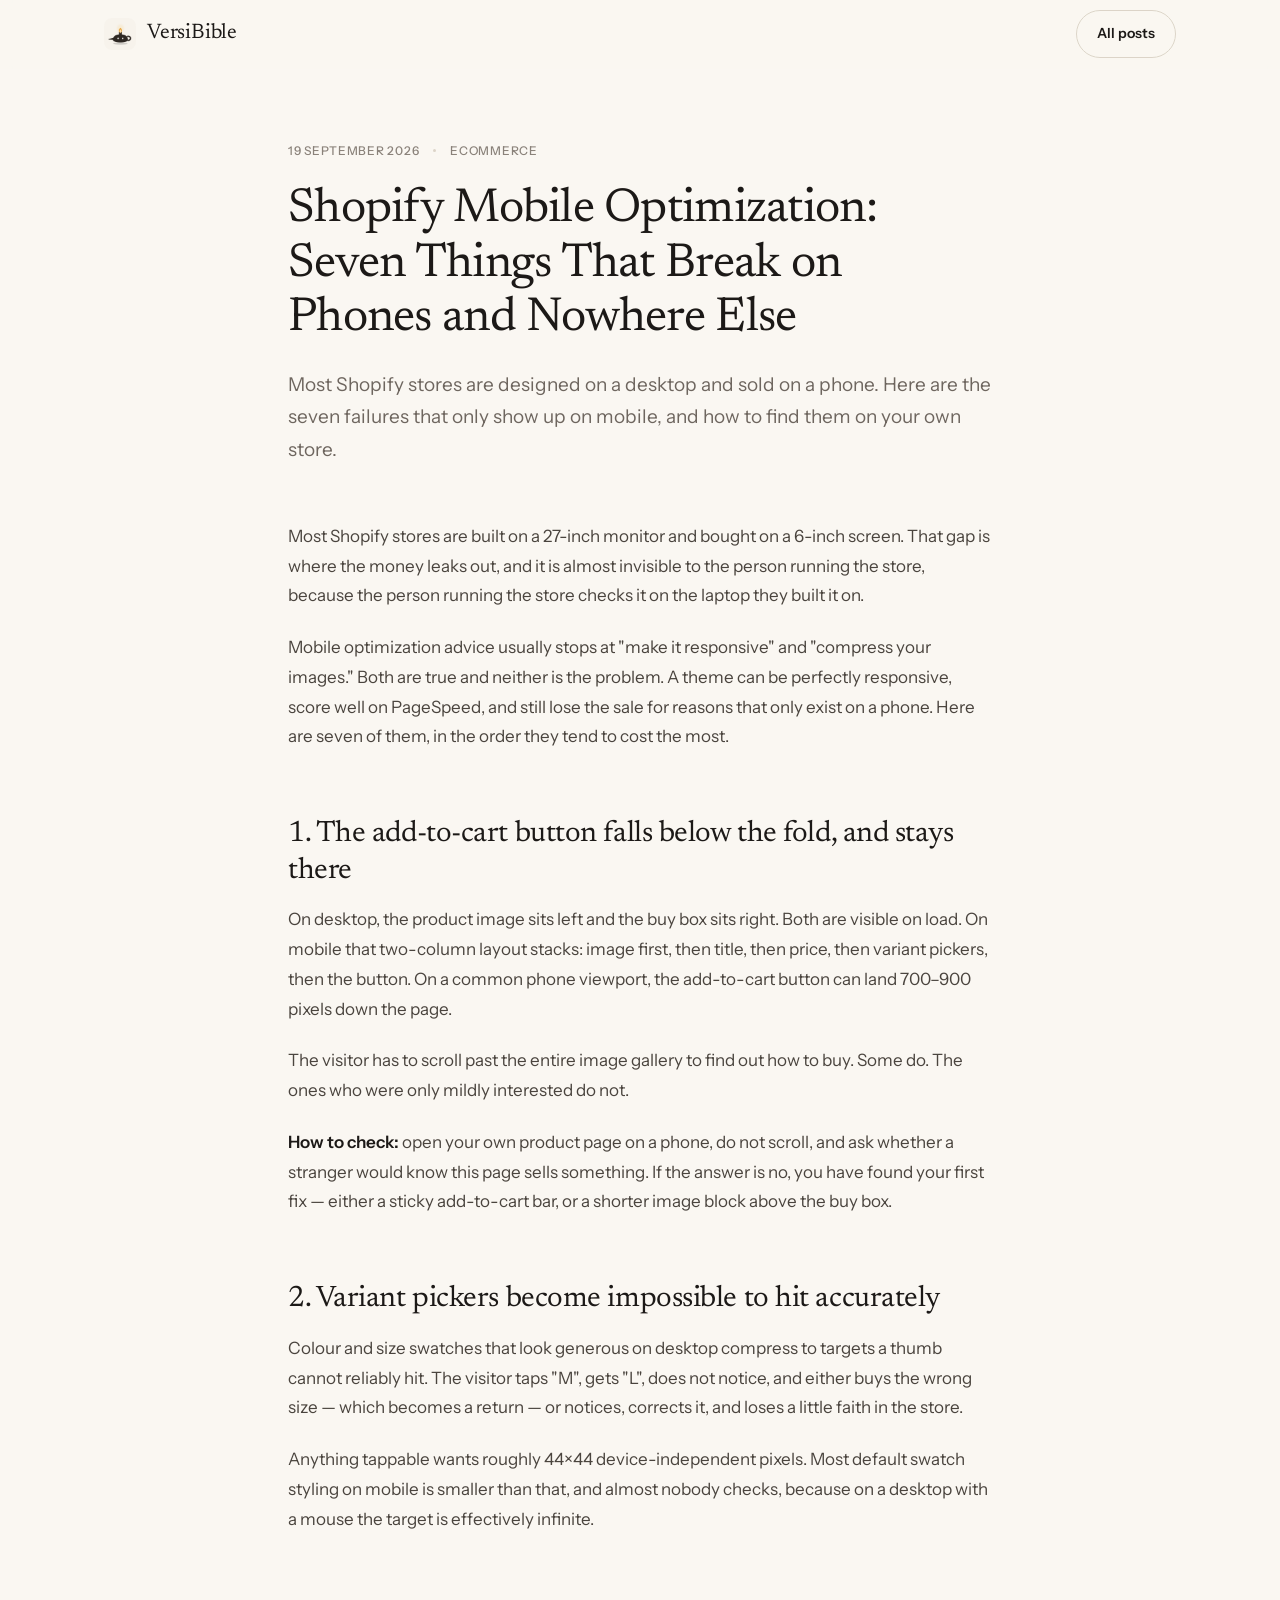
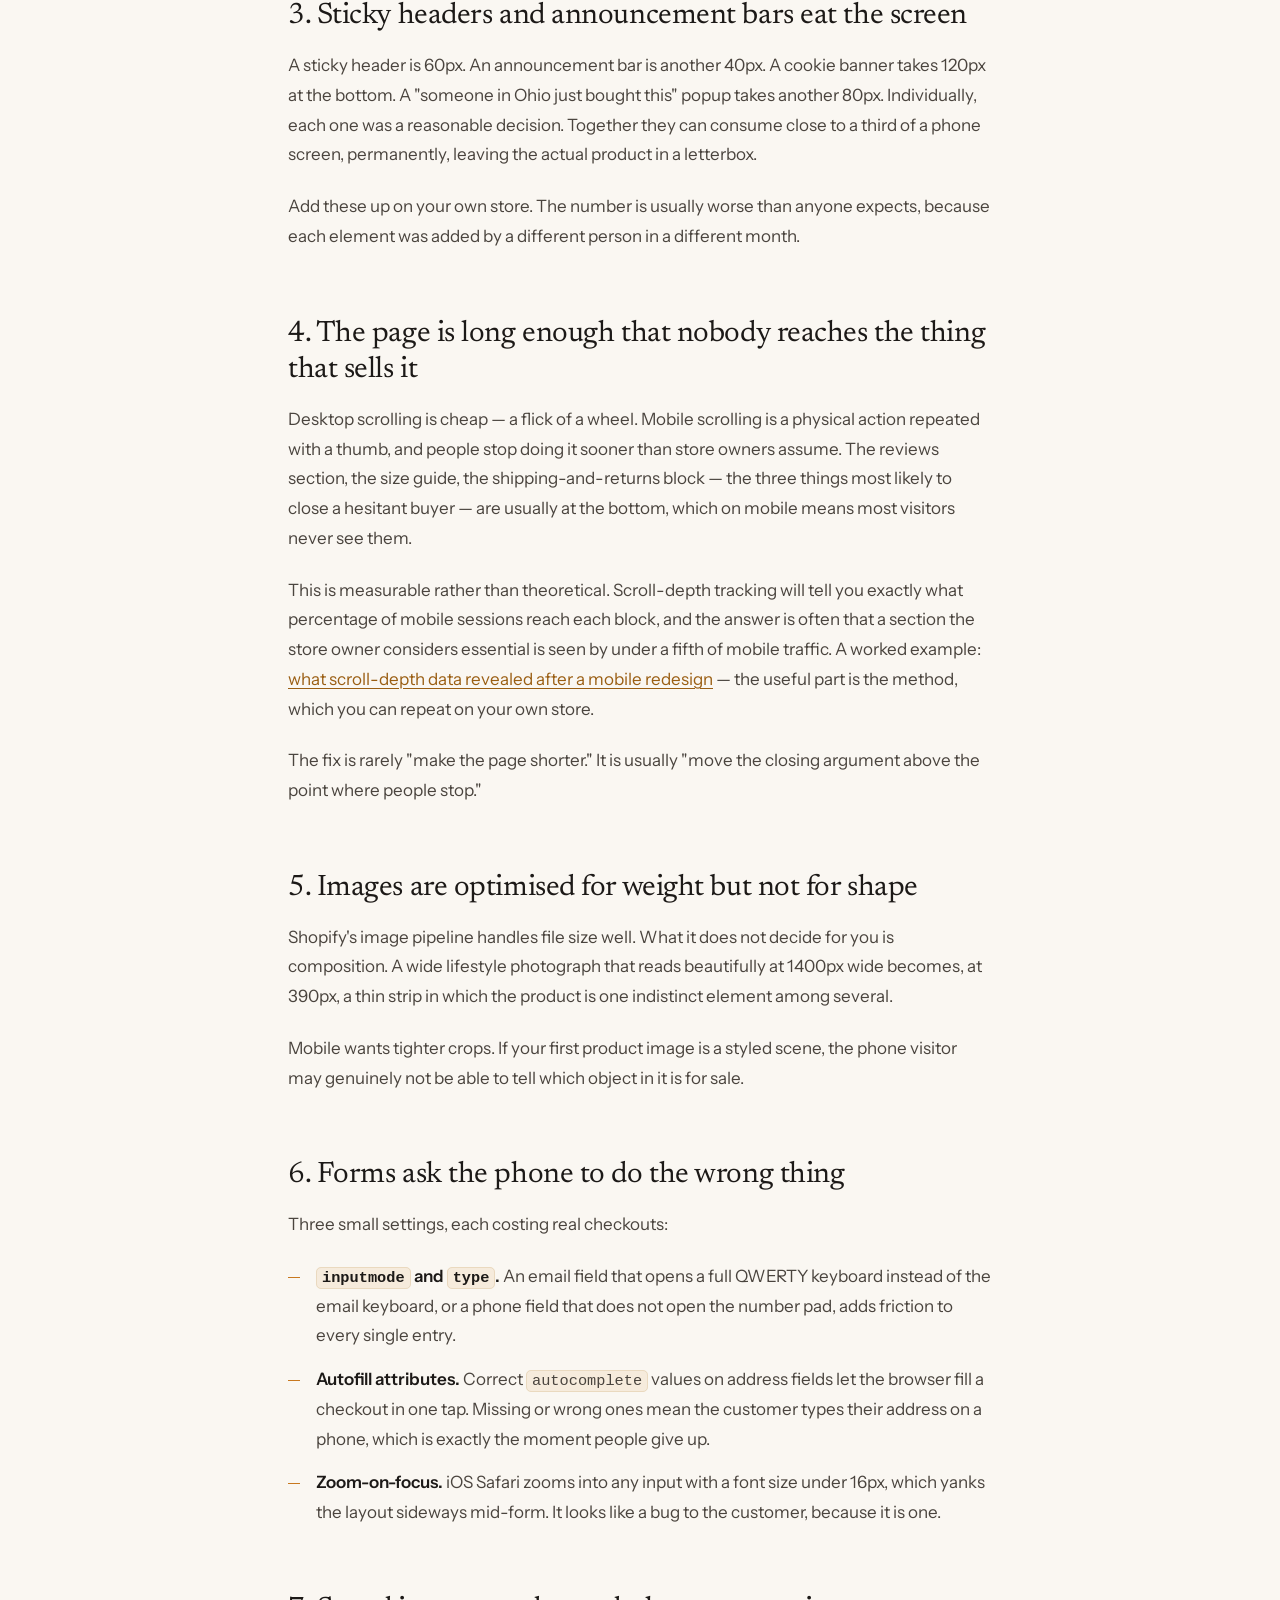
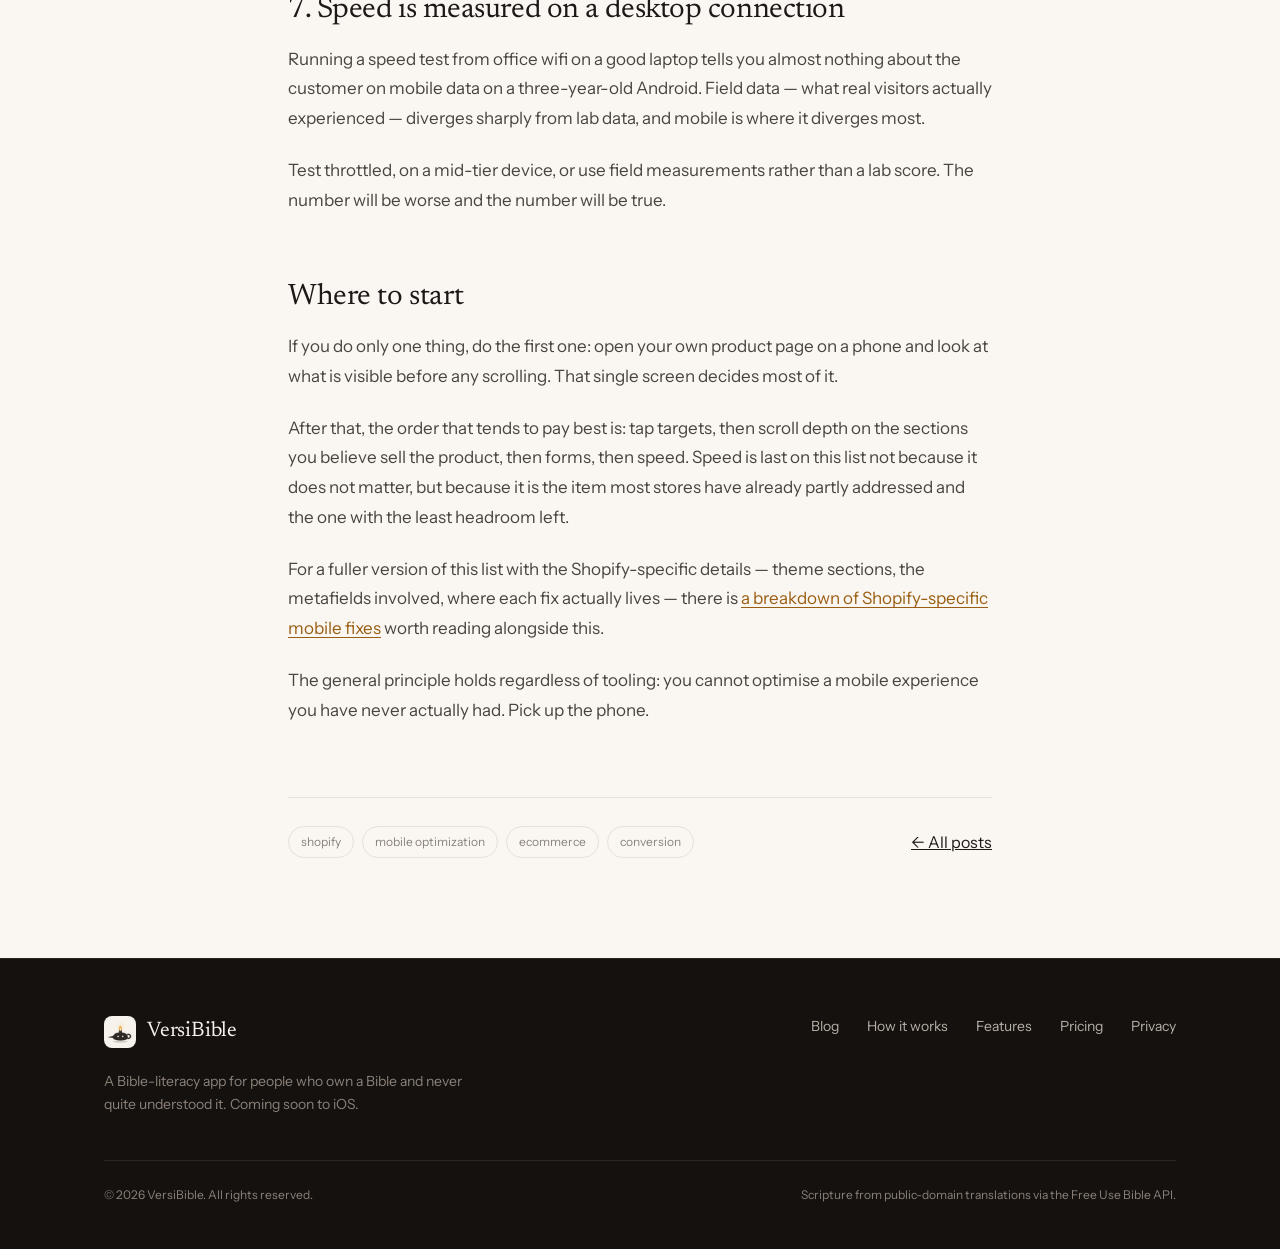
<file: blog/shopify-mobile-optimization-checklist/index.html>
<!doctype html>
<html lang="en">
  <head>
    <meta charset="utf-8" />
    <meta name="viewport" content="width=device-width, initial-scale=1" />
    <title>Shopify Mobile Optimization: Seven Things That Break on Phones and Nowhere Else</title>
    <meta
      name="description"
      content="Most Shopify stores are designed on a desktop and sold on a phone. Here are the seven failures that only show up on mobile, and how to find them on your own store."
    />
    <meta name="robots" content="index, follow" />
    <meta name="theme-color" content="#FAF7F2" />
    <meta name="color-scheme" content="light" />

    <link rel="icon" href="../../assets/favicon.ico" sizes="any" />
    <link rel="icon" type="image/png" sizes="32x32" href="../../assets/favicon-32.png" />
    <link rel="icon" type="image/png" sizes="16x16" href="../../assets/favicon-16.png" />
    <link rel="apple-touch-icon" sizes="180x180" href="../../assets/apple-touch-icon.png" />
    <link rel="manifest" href="../../site.webmanifest" />

    <meta property="og:type" content="article" />
    <meta
      property="og:title"
      content="Shopify Mobile Optimization: Seven Things That Break on Phones and Nowhere Else"
    />
    <meta
      property="og:description"
      content="Most Shopify stores are designed on a desktop and sold on a phone. Here are the seven failures that only show up on mobile, and how to find them on your own store."
    />
    <meta property="article:published_time" content="2026-09-19" />
    <meta name="twitter:card" content="summary" />
    <meta
      name="twitter:title"
      content="Shopify Mobile Optimization: Seven Things That Break on Phones and Nowhere Else"
    />
    <meta
      name="twitter:description"
      content="Most Shopify stores are designed on a desktop and sold on a phone. Here are the seven failures that only show up on mobile, and how to find them on your own store."
    />

    <link rel="stylesheet" href="../../styles.css" />

    <script type="application/ld+json">
      {
        "@context": "https://schema.org",
        "@type": "FAQPage",
        "mainEntity": [
          {
            "@type": "Question",
            "name": "What is Shopify mobile optimization?",
            "acceptedAnswer": {
              "@type": "Answer",
              "text": "Shopify mobile optimization is the work of making a store usable and fast on a phone specifically, rather than assuming a responsive theme handles it. It covers where the add-to-cart button lands after the desktop layout stacks, whether tap targets are large enough for a thumb, how much screen fixed UI consumes, how far down mobile visitors actually scroll, image cropping for narrow screens, mobile form input settings, and speed measured on real mobile connections rather than office wifi."
            }
          },
          {
            "@type": "Question",
            "name": "Why does my Shopify store convert worse on mobile than desktop?",
            "acceptedAnswer": {
              "@type": "Answer",
              "text": "Usually because the layout that works in two columns on desktop stacks into one on mobile, pushing the buy box far below the fold, while sticky headers, announcement bars and popups take up a third of the remaining screen. The elements that close a sale — reviews, size guides, shipping terms — end up below the point where most mobile visitors stop scrolling."
            }
          },
          {
            "@type": "Question",
            "name": "How do I test my Shopify store on mobile properly?",
            "acceptedAnswer": {
              "@type": "Answer",
              "text": "Open your own product page on an actual phone on mobile data, not a desktop browser resized narrow, and look at what is visible before scrolling. Then measure scroll depth to find which sections real visitors reach, and run speed tests throttled on a mid-tier device rather than on office wifi."
            }
          }
        ]
      }
    </script>
  </head>

  <body>
    <header class="masthead">
      <div class="wrap masthead__inner">
        <a class="brand" href="../../index.html">
          <img src="../../assets/icon-192.png" alt="" width="32" height="32" />
          VersiBible
        </a>
        <a class="btn btn--ghost" href="../index.html">All posts</a>
      </div>
    </header>

    <main class="article">
      <div class="wrap">
        <div class="article__head">
          <div class="article__meta">
            <time datetime="2026-09-19">19 September 2026</time>
            <span class="dot"></span>
            <span>Ecommerce</span>
          </div>

          <h1>Shopify Mobile Optimization: Seven Things That Break on Phones and Nowhere Else</h1>

          <p class="article__lede">
            Most Shopify stores are designed on a desktop and sold on a phone. Here are the seven
            failures that only show up on mobile, and how to find them on your own store.
          </p>
        </div>

        <div class="article__body">
          <p>
            Most Shopify stores are built on a 27-inch monitor and bought on a 6-inch screen. That
            gap is where the money leaks out, and it is almost invisible to the person running the
            store, because the person running the store checks it on the laptop they built it on.
          </p>
          <p>
            Mobile optimization advice usually stops at "make it responsive" and "compress your
            images." Both are true and neither is the problem. A theme can be perfectly responsive,
            score well on PageSpeed, and still lose the sale for reasons that only exist on a
            phone. Here are seven of them, in the order they tend to cost the most.
          </p>

          <h2>1. The add-to-cart button falls below the fold, and stays there</h2>
          <p>
            On desktop, the product image sits left and the buy box sits right. Both are visible on
            load. On mobile that two-column layout stacks: image first, then title, then price,
            then variant pickers, then the button. On a common phone viewport, the add-to-cart
            button can land 700–900 pixels down the page.
          </p>
          <p>
            The visitor has to scroll past the entire image gallery to find out how to buy. Some
            do. The ones who were only mildly interested do not.
          </p>
          <p>
            <strong>How to check:</strong> open your own product page on a phone, do not scroll, and
            ask whether a stranger would know this page sells something. If the answer is no, you
            have found your first fix — either a sticky add-to-cart bar, or a shorter image block
            above the buy box.
          </p>

          <h2>2. Variant pickers become impossible to hit accurately</h2>
          <p>
            Colour and size swatches that look generous on desktop compress to targets a thumb
            cannot reliably hit. The visitor taps "M", gets "L", does not notice, and either buys
            the wrong size — which becomes a return — or notices, corrects it, and loses a little
            faith in the store.
          </p>
          <p>
            Anything tappable wants roughly 44×44 device-independent pixels. Most default swatch
            styling on mobile is smaller than that, and almost nobody checks, because on a desktop
            with a mouse the target is effectively infinite.
          </p>

          <h2>3. Sticky headers and announcement bars eat the screen</h2>
          <p>
            A sticky header is 60px. An announcement bar is another 40px. A cookie banner takes
            120px at the bottom. A "someone in Ohio just bought this" popup takes another 80px.
            Individually, each one was a reasonable decision. Together they can consume close to a
            third of a phone screen, permanently, leaving the actual product in a letterbox.
          </p>
          <p>
            Add these up on your own store. The number is usually worse than anyone expects,
            because each element was added by a different person in a different month.
          </p>

          <h2>4. The page is long enough that nobody reaches the thing that sells it</h2>
          <p>
            Desktop scrolling is cheap — a flick of a wheel. Mobile scrolling is a physical action
            repeated with a thumb, and people stop doing it sooner than store owners assume. The
            reviews section, the size guide, the shipping-and-returns block — the three things most
            likely to close a hesitant buyer — are usually at the bottom, which on mobile means
            most visitors never see them.
          </p>
          <p>
            This is measurable rather than theoretical. Scroll-depth tracking will tell you exactly
            what percentage of mobile sessions reach each block, and the answer is often that a
            section the store owner considers essential is seen by under a fifth of mobile traffic.
            A worked example:
            <a href="https://www.dynoweb.app/blog/shopify-mobile-redesign-scroll-depth"
              >what scroll-depth data revealed after a mobile redesign</a
            >
            — the useful part is the method, which you can repeat on your own store.
          </p>
          <p>
            The fix is rarely "make the page shorter." It is usually "move the closing argument
            above the point where people stop."
          </p>

          <h2>5. Images are optimised for weight but not for shape</h2>
          <p>
            Shopify's image pipeline handles file size well. What it does not decide for you is
            composition. A wide lifestyle photograph that reads beautifully at 1400px wide becomes,
            at 390px, a thin strip in which the product is one indistinct element among several.
          </p>
          <p>
            Mobile wants tighter crops. If your first product image is a styled scene, the phone
            visitor may genuinely not be able to tell which object in it is for sale.
          </p>

          <h2>6. Forms ask the phone to do the wrong thing</h2>
          <p>Three small settings, each costing real checkouts:</p>
          <ul>
            <li>
              <span
                ><strong><code>inputmode</code> and <code>type</code>.</strong> An email field that
                opens a full QWERTY keyboard instead of the email keyboard, or a phone field that
                does not open the number pad, adds friction to every single entry.</span
              >
            </li>
            <li>
              <span
                ><strong>Autofill attributes.</strong> Correct <code>autocomplete</code> values on
                address fields let the browser fill a checkout in one tap. Missing or wrong ones
                mean the customer types their address on a phone, which is exactly the moment
                people give up.</span
              >
            </li>
            <li>
              <span
                ><strong>Zoom-on-focus.</strong> iOS Safari zooms into any input with a font size
                under 16px, which yanks the layout sideways mid-form. It looks like a bug to the
                customer, because it is one.</span
              >
            </li>
          </ul>

          <h2>7. Speed is measured on a desktop connection</h2>
          <p>
            Running a speed test from office wifi on a good laptop tells you almost nothing about
            the customer on mobile data on a three-year-old Android. Field data — what real
            visitors actually experienced — diverges sharply from lab data, and mobile is where it
            diverges most.
          </p>
          <p>
            Test throttled, on a mid-tier device, or use field measurements rather than a lab
            score. The number will be worse and the number will be true.
          </p>

          <h2>Where to start</h2>
          <p>
            If you do only one thing, do the first one: open your own product page on a phone and
            look at what is visible before any scrolling. That single screen decides most of it.
          </p>
          <p>
            After that, the order that tends to pay best is: tap targets, then scroll depth on the
            sections you believe sell the product, then forms, then speed. Speed is last on this
            list not because it does not matter, but because it is the item most stores have
            already partly addressed and the one with the least headroom left.
          </p>
          <p>
            For a fuller version of this list with the Shopify-specific details — theme sections,
            the metafields involved, where each fix actually lives — there is
            <a href="https://www.dynoweb.app/solutions/shopify-mobile-optimization"
              >a breakdown of Shopify-specific mobile fixes</a
            >
            worth reading alongside this.
          </p>
          <p>
            The general principle holds regardless of tooling: you cannot optimise a mobile
            experience you have never actually had. Pick up the phone.
          </p>
        </div>

        <div class="article__foot">
          <div class="article__tags">
            <span>shopify</span>
            <span>mobile optimization</span>
            <span>ecommerce</span>
            <span>conversion</span>
          </div>
          <a class="back" href="../index.html">← All posts</a>
        </div>
      </div>
    </main>

    <footer class="night footer">
      <div class="wrap">
        <div class="footer__grid">
          <div>
            <a class="brand" href="../../index.html">
              <img src="../../assets/icon-192.png" alt="" width="32" height="32" />
              VersiBible
            </a>
            <p class="footer__tag">
              A Bible-literacy app for people who own a Bible and never quite understood it. Coming
              soon to iOS.
            </p>
          </div>
          <nav class="footer__links" aria-label="Footer">
            <a href="../index.html">Blog</a>
            <a href="../../index.html#how">How it works</a>
            <a href="../../index.html#features">Features</a>
            <a href="../../index.html#pricing">Pricing</a>
            <a href="../../privacy.html">Privacy</a>
          </nav>
        </div>
        <div class="footer__legal">
          <span>© 2026 VersiBible. All rights reserved.</span>
          <span>Scripture from public-domain translations via the Free Use Bible API.</span>
        </div>
      </div>
    </footer>
  </body>
</html>
</file>
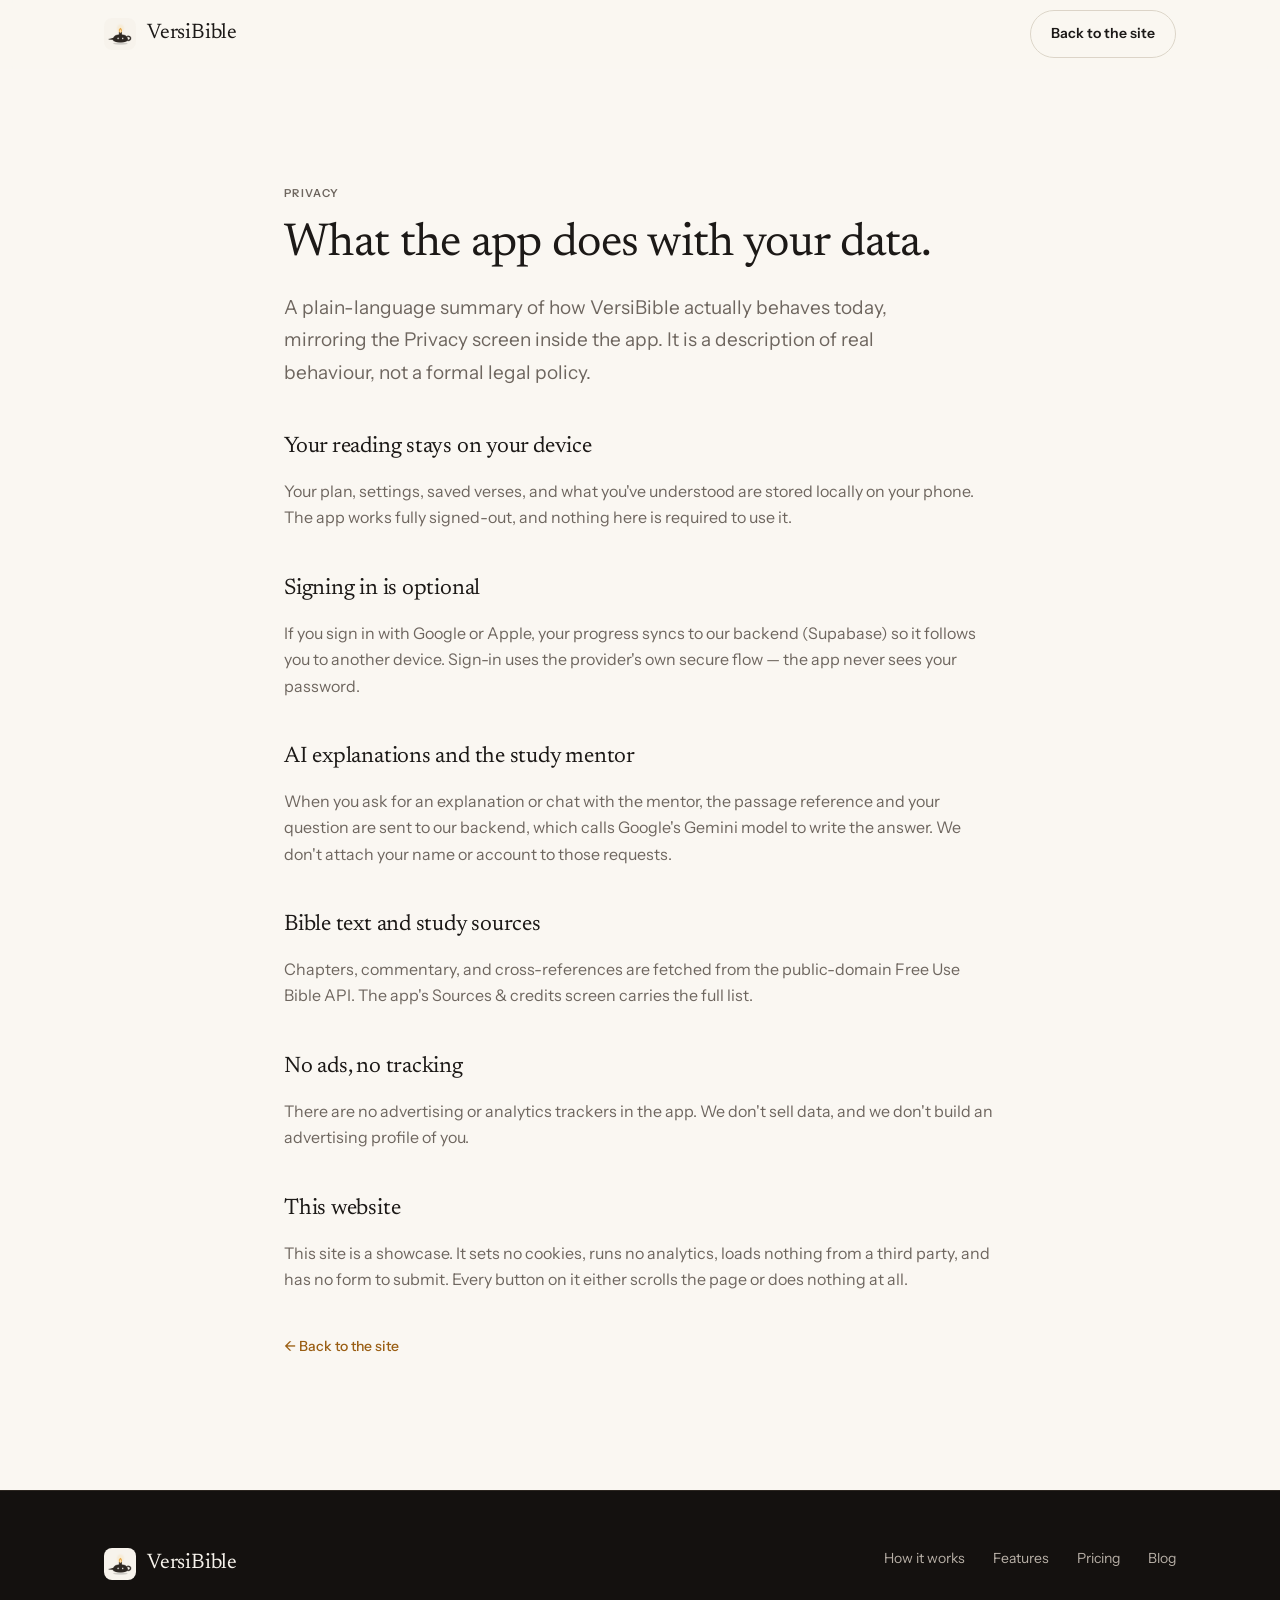
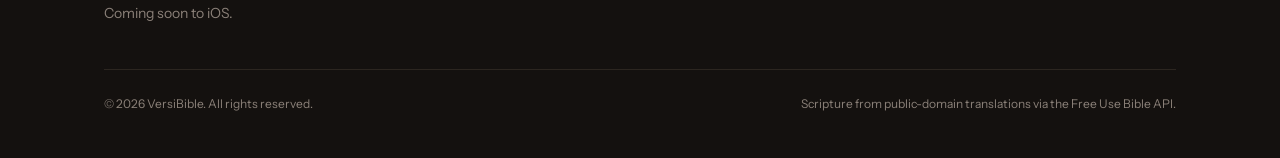
<file: privacy.html>
<!doctype html>
<html lang="en">
  <head>
    <meta charset="utf-8" />
    <meta name="viewport" content="width=device-width, initial-scale=1" />
    <title>Privacy — VersiBible</title>
    <meta
      name="description"
      content="A plain-language summary of what the VersiBible app does with your data. Mirrors the Privacy screen inside the app."
    />
    <meta name="theme-color" content="#FAF7F2" />
    <meta name="color-scheme" content="light" />
    <link rel="icon" href="assets/favicon.ico" sizes="any" />
    <link rel="icon" type="image/png" sizes="32x32" href="assets/favicon-32.png" />
    <link rel="apple-touch-icon" sizes="180x180" href="assets/apple-touch-icon.png" />
    <link rel="manifest" href="site.webmanifest" />
    <link rel="stylesheet" href="styles.css" />
  </head>

  <body>
    <header class="masthead">
      <div class="wrap masthead__inner">
        <a class="brand" href="index.html">
          <img src="assets/icon-192.png" alt="" width="32" height="32" />
          VersiBible
        </a>
        <a class="btn btn--ghost" href="index.html">Back to the site</a>
      </div>
    </header>

    <main class="section">
      <div class="wrap wrap--narrow prose">
        <p class="eyebrow">Privacy</p>
        <h1 class="h2" style="margin-bottom: 20px">What the app does with your data.</h1>
        <p class="lead">
          A plain-language summary of how VersiBible actually behaves today, mirroring the Privacy
          screen inside the app. It is a description of real behaviour, not a formal legal policy.
        </p>

        <h2>Your reading stays on your device</h2>
        <p>
          Your plan, settings, saved verses, and what you've understood are stored locally on your
          phone. The app works fully signed-out, and nothing here is required to use it.
        </p>

        <h2>Signing in is optional</h2>
        <p>
          If you sign in with Google or Apple, your progress syncs to our backend (Supabase) so it
          follows you to another device. Sign-in uses the provider's own secure flow — the app never
          sees your password.
        </p>

        <h2>AI explanations and the study mentor</h2>
        <p>
          When you ask for an explanation or chat with the mentor, the passage reference and your
          question are sent to our backend, which calls Google's Gemini model to write the answer.
          We don't attach your name or account to those requests.
        </p>

        <h2>Bible text and study sources</h2>
        <p>
          Chapters, commentary, and cross-references are fetched from the public-domain Free Use
          Bible API. The app's Sources &amp; credits screen carries the full list.
        </p>

        <h2>No ads, no tracking</h2>
        <p>
          There are no advertising or analytics trackers in the app. We don't sell data, and we
          don't build an advertising profile of you.
        </p>

        <h2>This website</h2>
        <p>
          This site is a showcase. It sets no cookies, runs no analytics, loads nothing from a third
          party, and has no form to submit. Every button on it either scrolls the page or does
          nothing at all.
        </p>

        <p style="margin-top: 40px">
          <a class="back" href="index.html">← Back to the site</a>
        </p>
      </div>
    </main>

    <footer class="night footer">
      <div class="wrap">
        <div class="footer__grid">
          <div>
            <a class="brand" href="index.html">
              <img src="assets/icon-192.png" alt="" width="32" height="32" />
              VersiBible
            </a>
            <p class="footer__tag">Coming soon to iOS.</p>
          </div>
          <nav class="footer__links" aria-label="Footer">
            <a href="index.html#how">How it works</a>
            <a href="index.html#features">Features</a>
            <a href="index.html#pricing">Pricing</a>
            <a href="blog/index.html">Blog</a>
          </nav>
        </div>
        <div class="footer__legal">
          <span>© 2026 VersiBible. All rights reserved.</span>
          <span>Scripture from public-domain translations via the Free Use Bible API.</span>
        </div>
      </div>
    </footer>
  </body>
</html>
</file>
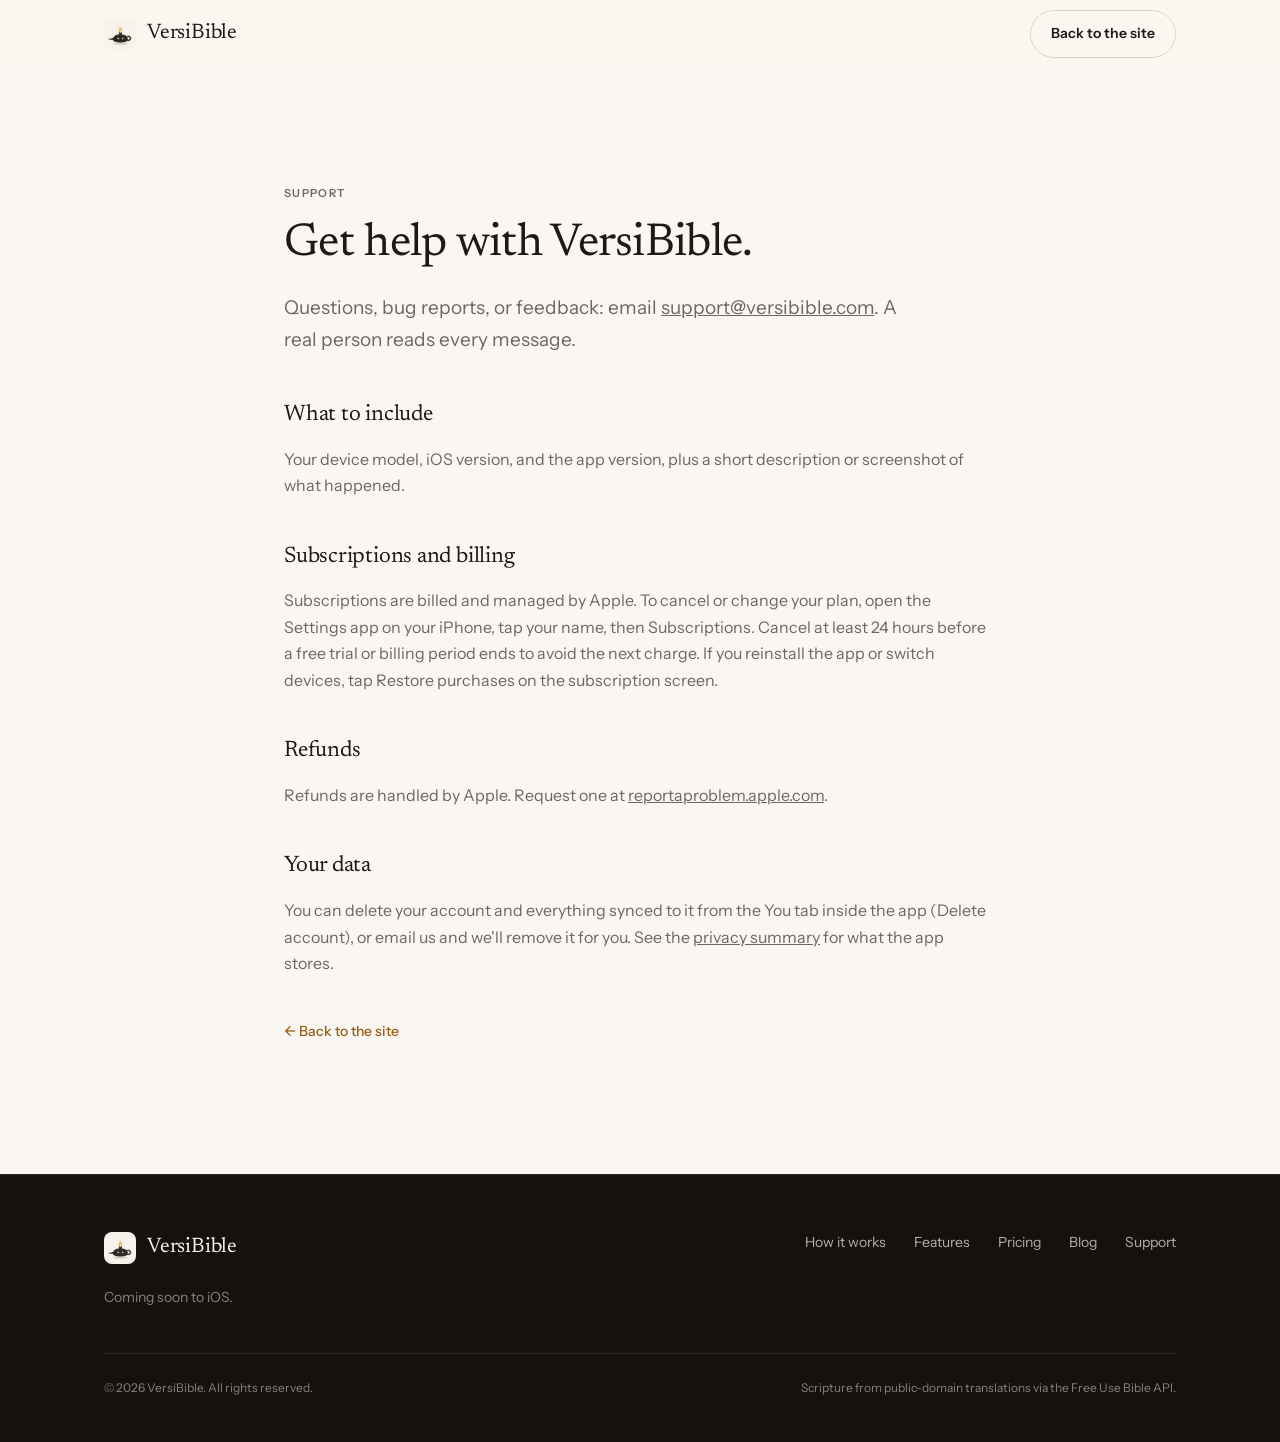
<file: support.html>
<!doctype html>
<html lang="en">
  <head>
    <meta charset="utf-8" />
    <meta name="viewport" content="width=device-width, initial-scale=1" />
    <title>Support — VersiBible</title>
    <meta
      name="description"
      content="How to get help with the VersiBible app: contact, subscriptions, refunds, and your data."
    />
    <meta name="theme-color" content="#FAF7F2" />
    <meta name="color-scheme" content="light" />
    <link rel="icon" href="assets/favicon.ico" sizes="any" />
    <link rel="icon" type="image/png" sizes="32x32" href="assets/favicon-32.png" />
    <link rel="apple-touch-icon" sizes="180x180" href="assets/apple-touch-icon.png" />
    <link rel="manifest" href="site.webmanifest" />
    <link rel="stylesheet" href="styles.css" />
  </head>

  <body>
    <header class="masthead">
      <div class="wrap masthead__inner">
        <a class="brand" href="index.html">
          <img src="assets/icon-192.png" alt="" width="32" height="32" />
          VersiBible
        </a>
        <a class="btn btn--ghost" href="index.html">Back to the site</a>
      </div>
    </header>

    <main class="section">
      <div class="wrap wrap--narrow prose">
        <p class="eyebrow">Support</p>
        <h1 class="h2" style="margin-bottom: 20px">Get help with VersiBible.</h1>
        <p class="lead">
          Questions, bug reports, or feedback: email
          <a href="mailto:support@versibible.com">support@versibible.com</a>. A real person reads
          every message.
        </p>

        <h2>What to include</h2>
        <p>
          Your device model, iOS version, and the app version, plus a short description or screenshot of what happened.
        </p>

        <h2>Subscriptions and billing</h2>
        <p>
          Subscriptions are billed and managed by Apple. To cancel or change your plan, open the
          Settings app on your iPhone, tap your name, then Subscriptions. Cancel at least 24 hours
          before a free trial or billing period ends to avoid the next charge. If you reinstall the
          app or switch devices, tap Restore purchases on the subscription screen.
        </p>

        <h2>Refunds</h2>
        <p>
          Refunds are handled by Apple. Request one at
          <a href="https://reportaproblem.apple.com">reportaproblem.apple.com</a>.
        </p>

        <h2>Your data</h2>
        <p>
          You can delete your account and everything synced to it from the You tab inside the app
          (Delete account), or email us and we'll remove it for you. See the
          <a href="privacy.html">privacy summary</a> for what the app stores.
        </p>

        <p style="margin-top: 40px">
          <a class="back" href="index.html">← Back to the site</a>
        </p>
      </div>
    </main>

    <footer class="night footer">
      <div class="wrap">
        <div class="footer__grid">
          <div>
            <a class="brand" href="index.html">
              <img src="assets/icon-192.png" alt="" width="32" height="32" />
              VersiBible
            </a>
            <p class="footer__tag">Coming soon to iOS.</p>
          </div>
          <nav class="footer__links" aria-label="Footer">
            <a href="index.html#how">How it works</a>
            <a href="index.html#features">Features</a>
            <a href="index.html#pricing">Pricing</a>
            <a href="blog/index.html">Blog</a>
            <a href="support.html">Support</a>
          </nav>
        </div>
        <div class="footer__legal">
          <span>© 2026 VersiBible. All rights reserved.</span>
          <span>Scripture from public-domain translations via the Free Use Bible API.</span>
        </div>
      </div>
    </footer>
  </body>
</html>
</file>
<file: styles.css>
/* ==========================================================================
   VersiBible — showcase site
   Tokens transcribed from the app: src/theme/tokens.ts and src/theme/type.ts.
   One accent (amber). Paper and ink everywhere else, with two night bands.
   ========================================================================== */

/* --------------------------------------------------------------- fonts -- */
@font-face {
  font-family: 'Newsreader';
  src: url('assets/fonts/Newsreader-400.woff2') format('woff2');
  font-weight: 400;
  font-style: normal;
  font-display: swap;
}
@font-face {
  font-family: 'Newsreader';
  src: url('assets/fonts/Newsreader-300-italic.woff2') format('woff2');
  font-weight: 300;
  font-style: italic;
  font-display: swap;
}
@font-face {
  font-family: 'Instrument Sans';
  src: url('assets/fonts/InstrumentSans-400.woff2') format('woff2');
  font-weight: 400;
  font-style: normal;
  font-display: swap;
}
@font-face {
  font-family: 'Instrument Sans';
  src: url('assets/fonts/InstrumentSans-500.woff2') format('woff2');
  font-weight: 500;
  font-style: normal;
  font-display: swap;
}
@font-face {
  font-family: 'Instrument Sans';
  src: url('assets/fonts/InstrumentSans-600.woff2') format('woff2');
  font-weight: 600;
  font-style: normal;
  font-display: swap;
}

/* -------------------------------------------------------------- tokens -- */
:root {
  --paper: #faf7f2;
  --surface: #ffffff;
  --ink: #1c1917;
  --body: #4a443e;
  --muted: #6e665f;
  --subtle: #8a827a;
  --faint: #a39a90;
  --amber: #c8781f;
  --amber-text: #9a5e13;
  --flame: #e8a33d;
  --glow: #f6ebdc;
  --glow-border: #ead9bf;
  --night: #14110f;
  --night-surface: #1e1a17;
  --night-border: #2c2620;
  --night-text: #f7f3ec;
  --night-body: #e4ded6;
  --night-muted: #b8b0a7;
  --night-subtle: #8b8179;
  --verified: #3f6b5b;
  --verified-surface: #edf2ef;
  --verified-border: #d6e2db;
  --border: #e7e1d8;
  --border-strong: #dcd4c8;
  --divider: #efe9df;

  --serif: 'Newsreader', 'Iowan Old Style', Georgia, 'Times New Roman', serif;
  --sans: 'Instrument Sans', -apple-system, BlinkMacSystemFont, 'Segoe UI', sans-serif;

  --gutter: 24px;
  --max: 1120px;
  --r-chip: 999px;
  --r-card: 14px;
  --r-panel: 22px;
  --r-hero: 24px;
}

/* --------------------------------------------------------------- reset -- */
*,
*::before,
*::after {
  box-sizing: border-box;
}
html {
  scroll-behavior: smooth;
  -webkit-text-size-adjust: 100%;
}
body {
  margin: 0;
  background: var(--paper);
  color: var(--ink);
  font-family: var(--sans);
  font-size: 16px;
  line-height: 1.65;
  -webkit-font-smoothing: antialiased;
  text-rendering: optimizeLegibility;
  overflow-x: hidden;
}
img {
  max-width: 100%;
  display: block;
}
a {
  color: inherit;
}
h1,
h2,
h3,
h4,
p,
ul,
ol,
figure {
  margin: 0;
}
ul {
  padding: 0;
  list-style: none;
}
button {
  font: inherit;
  cursor: pointer;
}
:focus-visible {
  outline: 2px solid var(--amber);
  outline-offset: 3px;
  border-radius: 4px;
}

/* ------------------------------------------------------------- helpers -- */
.wrap {
  width: 100%;
  max-width: var(--max);
  margin: 0 auto;
  padding-inline: var(--gutter);
}
.wrap--narrow {
  max-width: 760px;
}

.eyebrow {
  font-family: var(--sans);
  font-weight: 600;
  font-size: 11px;
  letter-spacing: 0.12em;
  text-transform: uppercase;
  color: var(--subtle);
  margin: 0 0 18px;
}
.eyebrow--amber {
  color: var(--amber-text);
}

.display,
.h2,
.h3 {
  font-family: var(--serif);
  font-weight: 400;
  letter-spacing: -0.015em;
  color: var(--ink);
  text-wrap: balance;
}
.display {
  font-size: clamp(2.5rem, 7.2vw, 4.25rem);
  line-height: 1.08;
}
.h2 {
  font-size: clamp(2rem, 4.8vw, 2.9rem);
  line-height: 1.16;
}
.h3 {
  font-size: clamp(1.4rem, 2.6vw, 1.75rem);
  line-height: 1.25;
}

.lead {
  font-size: clamp(1.0625rem, 1.5vw, 1.1875rem);
  line-height: 1.7;
  color: var(--muted);
  max-width: 34em;
}
.body {
  color: var(--muted);
  max-width: 36em;
}
/* Reserved for scripture pull-quotes, matching the app's `verse` style. The
   italic face is only downloaded if something on the page actually uses it. */
.verse {
  font-family: var(--serif);
  font-weight: 300;
  font-style: italic;
  color: var(--body);
}

.rule {
  width: 56px;
  height: 2px;
  background: var(--amber);
  border: 0;
  margin: 0 0 26px;
}

/* ------------------------------------------------------------ controls -- */
.btn {
  display: inline-flex;
  align-items: center;
  justify-content: center;
  gap: 10px;
  padding: 16px 30px;
  border-radius: var(--r-chip);
  font-weight: 600;
  font-size: 16px;
  text-decoration: none;
  border: 1px solid transparent;
  transition: transform 0.25s ease, background-color 0.25s ease, color 0.25s ease,
    border-color 0.25s ease;
}
.btn--solid {
  background: var(--ink);
  color: var(--paper);
}
.btn--solid:hover {
  transform: translateY(-2px);
  background: #2a2523;
}
.btn--ghost {
  border-color: var(--border-strong);
  color: var(--ink);
  background: transparent;
}
.btn--ghost:hover {
  border-color: var(--ink);
  transform: translateY(-2px);
}
.btn--light {
  background: var(--night-text);
  color: var(--ink);
  width: 100%;
}
.btn--light:hover {
  transform: translateY(-2px);
  background: #fff;
}
.btn--outline-night {
  border-color: #3a332c;
  color: var(--night-text);
  background: transparent;
  width: 100%;
}
.btn--outline-night:hover {
  border-color: var(--flame);
  transform: translateY(-2px);
}

.chip {
  display: inline-flex;
  align-items: center;
  gap: 9px;
  padding: 9px 16px;
  border-radius: var(--r-chip);
  background: var(--glow);
  border: 1px solid var(--glow-border);
  color: var(--amber-text);
  font-size: 13px;
  font-weight: 500;
  letter-spacing: 0.01em;
}
.chip__dot {
  width: 6px;
  height: 6px;
  border-radius: 50%;
  background: var(--flame);
  flex: none;
}
.chip--night {
  background: #2a2116;
  border-color: #3b2f1f;
  color: var(--flame);
}

/* --------------------------------------------------------- site header -- */
.masthead {
  position: sticky;
  top: 0;
  z-index: 20;
  background: rgba(250, 247, 242, 0.86);
  backdrop-filter: saturate(140%) blur(12px);
  border-bottom: 1px solid transparent;
  transition: border-color 0.3s ease;
}
.masthead.is-stuck {
  border-bottom-color: var(--border);
}
.masthead__inner {
  display: flex;
  align-items: center;
  justify-content: space-between;
  gap: 20px;
  height: 68px;
}
.brand {
  display: inline-flex;
  align-items: center;
  gap: 11px;
  text-decoration: none;
  font-family: var(--serif);
  font-size: 21px;
  letter-spacing: -0.01em;
  color: var(--ink);
}
.brand img {
  width: 32px;
  height: 32px;
  border-radius: 8px;
}
.masthead__nav {
  display: flex;
  align-items: center;
  gap: 30px;
}
.masthead__nav a {
  font-size: 14px;
  font-weight: 500;
  color: var(--muted);
  text-decoration: none;
  transition: color 0.2s ease;
}
.masthead__nav a:hover {
  color: var(--ink);
}
.masthead .btn {
  padding: 11px 20px;
  font-size: 14px;
}
@media (max-width: 720px) {
  .masthead__nav a {
    display: none;
  }
}

/* ---------------------------------------------------------------- hero -- */
.hero {
  padding: clamp(48px, 8vw, 96px) 0 clamp(56px, 8vw, 104px);
  position: relative;
  overflow: hidden;
}
.hero::before {
  /* the lamp's glow, very quietly */
  content: '';
  position: absolute;
  top: -220px;
  right: -180px;
  width: 620px;
  height: 620px;
  background: radial-gradient(circle, rgba(232, 163, 61, 0.16), rgba(232, 163, 61, 0) 68%);
  pointer-events: none;
}
.hero__grid {
  display: grid;
  grid-template-columns: 1.08fr 0.92fr;
  gap: clamp(32px, 5vw, 72px);
  align-items: center;
  position: relative;
}
.hero__copy .display {
  margin-bottom: 24px;
}
.hero__mark {
  width: 72px;
  height: 72px;
  border-radius: 18px;
  margin-bottom: 26px;
  box-shadow: 0 18px 44px -22px rgba(28, 25, 23, 0.45);
}
.hero__actions {
  display: flex;
  flex-wrap: wrap;
  align-items: center;
  gap: 14px;
  margin-top: 34px;
}
.hero__note {
  margin-top: 22px;
  font-size: 13px;
  color: var(--faint);
}
@media (max-width: 900px) {
  .hero__grid {
    grid-template-columns: 1fr;
  }
  .hero__shot {
    justify-self: center;
  }
}

/* ------------------------------------------------------- phone framing -- */
.phone {
  position: relative;
  width: 100%;
  max-width: 300px;
  margin-inline: auto;
  border-radius: 42px;
  padding: 9px;
  background: linear-gradient(160deg, #211d1a, #0f0d0c);
  box-shadow: 0 40px 80px -40px rgba(28, 25, 23, 0.55), 0 2px 6px rgba(28, 25, 23, 0.12);
}
.phone::after {
  /* the hairline highlight along the bezel */
  content: '';
  position: absolute;
  inset: 0;
  border-radius: 42px;
  border: 1px solid rgba(255, 255, 255, 0.09);
  pointer-events: none;
}
.phone img {
  border-radius: 34px;
  width: 100%;
  height: auto;
  background: var(--paper);
}
.phone--lg {
  max-width: 340px;
}
.phone--sm {
  max-width: 262px;
}
.phone--tilt {
  transform: rotate(-1.6deg);
}
.phone--tilt-r {
  transform: rotate(1.6deg);
}

/* ------------------------------------------------------------ sections -- */
.section {
  padding: clamp(64px, 9vw, 118px) 0;
  position: relative;
}
.section--hairline {
  border-top: 1px solid var(--border);
}
.section__head {
  max-width: 42rem;
  margin-bottom: clamp(40px, 5vw, 64px);
}
.section__head .h2 {
  margin-bottom: 18px;
}

/* --------------------------------------------------------- the promise -- */
.promise {
  background: var(--glow);
  border-block: 1px solid var(--glow-border);
  padding: clamp(56px, 8vw, 104px) 0;
}
.promise blockquote {
  margin: 0;
  font-family: var(--serif);
  font-weight: 400;
  font-size: clamp(1.5rem, 3.4vw, 2.25rem);
  line-height: 1.36;
  letter-spacing: -0.015em;
  color: var(--ink);
  text-wrap: balance;
}
.promise blockquote em {
  font-style: normal;
  color: var(--amber-text);
}
.promise p {
  margin-top: 26px;
  color: var(--body);
  max-width: 40em;
}

/* --------------------------------------------------------------- beats -- */
.beats {
  display: grid;
  grid-template-columns: 0.92fr 1.08fr;
  gap: clamp(36px, 5vw, 76px);
  align-items: center;
}
.beats__shots {
  display: flex;
  gap: 20px;
  justify-content: center;
}
.beats__shots .phone:first-child {
  margin-top: 34px;
}
.beat {
  display: grid;
  grid-template-columns: 40px 1fr;
  gap: 18px;
  padding: 22px 0;
  border-bottom: 1px solid var(--divider);
}
.beat:last-child {
  border-bottom: 0;
}
.beat__n {
  font-family: var(--serif);
  font-size: 24px;
  color: var(--amber);
  line-height: 1.2;
}
.beat h3 {
  font-family: var(--sans);
  font-size: 16px;
  font-weight: 500;
  margin-bottom: 6px;
  color: var(--ink);
}
.beat p {
  color: var(--muted);
  font-size: 15px;
  line-height: 1.6;
}
@media (max-width: 900px) {
  .beats {
    grid-template-columns: 1fr;
  }
  .beats__shots {
    order: -1;
  }
}
@media (max-width: 520px) {
  .beats__shots .phone:first-child {
    display: none;
  }
}

/* ------------------------------------------------------ feature stripe -- */
.feature {
  display: grid;
  grid-template-columns: 1fr 1fr;
  gap: clamp(36px, 6vw, 88px);
  align-items: center;
  padding: clamp(44px, 6vw, 72px) 0;
  border-top: 1px solid var(--border);
}
.feature:first-of-type {
  border-top: 0;
  padding-top: 0;
}
.feature--flip .feature__media {
  order: -1;
}
.feature__label {
  display: inline-flex;
  align-items: center;
  gap: 10px;
  margin-bottom: 16px;
}
.feature__label span {
  font-size: 11px;
  font-weight: 600;
  letter-spacing: 0.12em;
  text-transform: uppercase;
  color: var(--subtle);
}
.feature h3 {
  font-family: var(--serif);
  font-weight: 400;
  font-size: clamp(1.6rem, 3vw, 2.1rem);
  line-height: 1.2;
  letter-spacing: -0.015em;
  margin-bottom: 16px;
}
.feature p {
  color: var(--muted);
  max-width: 32em;
}
.feature__aside {
  margin-top: 22px;
  padding-left: 16px;
  border-left: 2px solid var(--glow-border);
  color: var(--subtle);
  font-size: 14px;
  line-height: 1.6;
  max-width: 30em;
}
@media (max-width: 860px) {
  .feature,
  .feature--flip {
    grid-template-columns: 1fr;
  }
  .feature--flip .feature__media {
    order: 0;
  }
}

/* ------------------------------------------------------- small feature -- */
.cards {
  display: grid;
  grid-template-columns: repeat(auto-fit, minmax(248px, 1fr));
  gap: 1px;
  background: var(--border);
  border: 1px solid var(--border);
  border-radius: var(--r-panel);
  overflow: hidden;
}
.cards article {
  background: var(--paper);
  padding: 32px 28px;
}
.cards h3 {
  font-family: var(--serif);
  font-weight: 400;
  font-size: 1.35rem;
  letter-spacing: -0.01em;
  margin-bottom: 10px;
}
.cards p {
  color: var(--muted);
  font-size: 15px;
  line-height: 1.62;
}
.cards .mark {
  width: 22px;
  height: 2px;
  background: var(--amber);
  display: block;
  margin-bottom: 18px;
}

/* ---------------------------------------------------------- philosophy -- */
.philosophy {
  border-block: 1px solid var(--border);
  padding: clamp(64px, 9vw, 112px) 0;
}
.philosophy__lines {
  display: grid;
  grid-template-columns: repeat(3, 1fr);
  gap: clamp(28px, 4vw, 56px);
  margin-top: clamp(36px, 5vw, 56px);
}
.philosophy__lines > div {
  padding-top: 24px;
  border-top: 2px solid var(--ink);
}
.philosophy__lines h3 {
  font-family: var(--serif);
  font-weight: 400;
  font-size: 1.65rem;
  letter-spacing: -0.015em;
  margin-bottom: 12px;
}
.philosophy__lines p {
  color: var(--muted);
  font-size: 15px;
  line-height: 1.62;
}
@media (max-width: 760px) {
  .philosophy__lines {
    grid-template-columns: 1fr;
  }
}

/* ------------------------------------------------------------- pricing -- */
.night {
  background: var(--night);
  color: var(--night-text);
}
.pricing {
  padding: clamp(72px, 10vw, 128px) 0 clamp(56px, 8vw, 96px);
}
.pricing .h2,
.pricing .display {
  color: var(--night-text);
}
.pricing .eyebrow {
  color: var(--flame);
}
.pricing__head {
  max-width: 40rem;
  margin-bottom: clamp(40px, 5vw, 60px);
}
.pricing__head p {
  color: var(--night-muted);
  margin-top: 18px;
  max-width: 36em;
}
.plans {
  display: grid;
  grid-template-columns: repeat(auto-fit, minmax(280px, 1fr));
  gap: 20px;
  align-items: start;
}
.plan {
  background: var(--night-surface);
  border: 1px solid var(--night-border);
  border-radius: var(--r-panel);
  padding: 30px 28px;
  position: relative;
}
.plan--featured {
  border-color: var(--flame);
}
.plan__badge {
  position: absolute;
  top: 26px;
  right: 26px;
  background: var(--flame);
  color: #1c1917;
  font-size: 11px;
  font-weight: 600;
  letter-spacing: 0.04em;
  padding: 5px 11px;
  border-radius: var(--r-chip);
}
.plan__name {
  font-size: 13px;
  font-weight: 500;
  letter-spacing: 0.08em;
  text-transform: uppercase;
  color: var(--night-subtle);
  margin-bottom: 16px;
}
.plan__price {
  font-family: var(--serif);
  font-weight: 400;
  font-size: 2.5rem;
  line-height: 1.1;
  letter-spacing: -0.02em;
  color: var(--night-text);
}
.plan__price span {
  font-size: 1rem;
  font-family: var(--sans);
  color: var(--night-subtle);
  letter-spacing: 0;
}
.plan__detail {
  color: var(--night-muted);
  font-size: 14px;
  margin-top: 12px;
  min-height: 21px;
}
.plan__cta {
  margin-top: 26px;
}
.plan__benefits {
  margin-top: 26px;
  padding-top: 22px;
  border-top: 1px solid var(--night-border);
  display: grid;
  gap: 13px;
}
.plan__benefits li {
  display: grid;
  grid-template-columns: 18px 1fr;
  gap: 12px;
  color: var(--night-body);
  font-size: 15px;
  line-height: 1.5;
}
.plan__benefits svg {
  margin-top: 4px;
  flex: none;
}

.free-line {
  margin-top: 28px;
  background: var(--night-surface);
  border: 1px solid var(--night-border);
  border-radius: var(--r-panel);
  padding: 26px 28px;
  display: flex;
  flex-wrap: wrap;
  align-items: center;
  gap: 16px 24px;
  justify-content: space-between;
}
.free-line p {
  font-family: var(--serif);
  font-size: 1.25rem;
  line-height: 1.4;
  color: var(--night-text);
  letter-spacing: -0.01em;
}
.fineprint {
  margin-top: 22px;
  font-size: 12px;
  line-height: 1.6;
  color: var(--night-subtle);
  max-width: 44em;
}
.fineprint a {
  color: var(--night-muted);
}

#coming {
  scroll-margin-top: 96px;
}
#coming.is-flagged {
  animation: flag 1.6s ease;
}
@keyframes flag {
  0%,
  100% {
    box-shadow: 0 0 0 0 rgba(232, 163, 61, 0);
  }
  30% {
    box-shadow: 0 0 0 6px rgba(232, 163, 61, 0.22);
  }
}

/* -------------------------------------------------------------- footer -- */
.footer {
  border-top: 1px solid var(--night-border);
  padding: 56px 0 44px;
}
.footer__grid {
  display: flex;
  flex-wrap: wrap;
  gap: 32px;
  justify-content: space-between;
  align-items: flex-start;
}
.footer .brand {
  color: var(--night-text);
}
.footer__tag {
  color: var(--night-subtle);
  font-size: 14px;
  margin-top: 14px;
  max-width: 28em;
}
.footer__links {
  display: flex;
  flex-wrap: wrap;
  gap: 12px 28px;
}
.footer__links a {
  color: var(--night-muted);
  font-size: 14px;
  text-decoration: none;
  transition: color 0.2s ease;
}
.footer__links a:hover {
  color: var(--flame);
}
.footer__legal {
  margin-top: 44px;
  padding-top: 24px;
  border-top: 1px solid var(--night-border);
  display: flex;
  flex-wrap: wrap;
  gap: 10px 24px;
  justify-content: space-between;
  color: var(--night-subtle);
  font-size: 12px;
}

/* --------------------------------------------------------------- prose -- */
.prose h2 {
  font-family: var(--serif);
  font-weight: 400;
  font-size: 1.4rem;
  letter-spacing: -0.01em;
  margin: 40px 0 12px;
}
.prose p {
  color: var(--muted);
  margin-bottom: 16px;
}
.prose .back {
  display: inline-flex;
  align-items: center;
  gap: 8px;
  font-size: 14px;
  font-weight: 500;
  color: var(--amber-text);
  text-decoration: none;
}

/* ------------------------------------------------------------- reveals -- */
.reveal {
  opacity: 0;
  transform: translateY(18px);
  transition: opacity 0.75s cubic-bezier(0.2, 0.7, 0.3, 1),
    transform 0.75s cubic-bezier(0.2, 0.7, 0.3, 1);
  transition-delay: var(--delay, 0ms);
}
.reveal.is-in {
  opacity: 1;
  transform: none;
}

@media (prefers-reduced-motion: reduce) {
  html {
    scroll-behavior: auto;
  }
  *,
  *::before,
  *::after {
    animation-duration: 0.001ms !important;
    animation-iteration-count: 1 !important;
    transition-duration: 0.001ms !important;
  }
  .reveal {
    opacity: 1;
    transform: none;
  }
}

/* ------------------------------------------------------------ article -- */
.article {
  padding: clamp(40px, 6vw, 72px) 0 clamp(56px, 8vw, 100px);
}
.article__head,
.article__body,
.article__foot {
  max-width: 44rem;
  margin-inline: auto;
}
.article__head {
  margin-bottom: clamp(36px, 5vw, 56px);
}
.article__meta {
  display: flex;
  flex-wrap: wrap;
  align-items: center;
  gap: 8px 14px;
  margin-bottom: 22px;
  font-size: 12px;
  font-weight: 500;
  letter-spacing: 0.06em;
  text-transform: uppercase;
  color: var(--subtle);
}
.article__meta .dot {
  width: 3px;
  height: 3px;
  border-radius: 50%;
  background: var(--border-strong);
}
.article h1 {
  font-family: var(--serif);
  font-weight: 400;
  font-size: clamp(2.05rem, 4.6vw, 3rem);
  line-height: 1.14;
  letter-spacing: -0.015em;
  text-wrap: balance;
  margin-bottom: 22px;
}
.article__lede {
  font-size: clamp(1.0625rem, 1.5vw, 1.1875rem);
  line-height: 1.7;
  color: var(--muted);
}
.article__body {
  font-size: 17px;
  line-height: 1.75;
  color: var(--body);
}
.article__body > * + * {
  margin-top: 22px;
}
.article__body h2 {
  font-family: var(--serif);
  font-weight: 400;
  font-size: clamp(1.45rem, 2.8vw, 1.85rem);
  line-height: 1.24;
  letter-spacing: -0.015em;
  color: var(--ink);
  margin-top: clamp(44px, 5vw, 60px);
  padding-top: 4px;
}
.article__body h2 + p {
  margin-top: 16px;
}
.article__body strong {
  color: var(--ink);
  font-weight: 600;
}
.article__body em {
  font-style: italic;
}
.article__body a {
  color: var(--amber-text);
  text-decoration: underline;
  text-decoration-thickness: 1px;
  text-underline-offset: 3px;
  transition: color 0.2s ease;
}
.article__body a:hover {
  color: var(--amber);
}
.article__body ul {
  display: grid;
  gap: 14px;
}
.article__body li {
  display: grid;
  grid-template-columns: 14px 1fr;
  gap: 14px;
}
.article__body li::before {
  content: '';
  width: 12px;
  height: 1px;
  background: var(--amber);
  margin-top: 15px;
}
.article__body ol {
  counter-reset: step;
  display: grid;
  gap: 14px;
  padding: 0;
  list-style: none;
}
.article__body ol li {
  counter-increment: step;
  grid-template-columns: 22px 1fr;
}
.article__body ol li::before {
  content: counter(step) '.';
  width: auto;
  height: auto;
  background: none;
  margin-top: 0;
  font-family: var(--serif);
  color: var(--amber);
}
.article__foot {
  margin-top: clamp(48px, 6vw, 72px);
  padding-top: 28px;
  border-top: 1px solid var(--border);
  display: flex;
  flex-wrap: wrap;
  gap: 16px 24px;
  align-items: center;
  justify-content: space-between;
}
.article__tags {
  display: flex;
  flex-wrap: wrap;
  gap: 8px;
}
.article__tags span {
  font-size: 12px;
  color: var(--subtle);
  border: 1px solid var(--border);
  border-radius: var(--r-chip);
  padding: 5px 12px;
}

/* --------------------------------------------------------- post list -- */
.post-list {
  display: grid;
  gap: 1px;
  background: var(--border);
  border-block: 1px solid var(--border);
  margin-top: clamp(32px, 4vw, 48px);
}
.post-list article {
  background: var(--paper);
  padding: 30px 0;
}
.post-list a {
  text-decoration: none;
  display: block;
}
.post-list time {
  font-size: 12px;
  font-weight: 500;
  letter-spacing: 0.06em;
  text-transform: uppercase;
  color: var(--subtle);
}
.post-list h2 {
  font-family: var(--serif);
  font-weight: 400;
  font-size: clamp(1.4rem, 2.6vw, 1.75rem);
  line-height: 1.22;
  letter-spacing: -0.015em;
  color: var(--ink);
  margin: 10px 0;
  transition: color 0.2s ease;
}
.post-list a:hover h2 {
  color: var(--amber-text);
}
.post-list p {
  color: var(--muted);
  font-size: 15px;
  line-height: 1.6;
  max-width: 42em;
}
.article__body code {
  font-family: ui-monospace, SFMono-Regular, Menlo, monospace;
  font-size: 0.9em;
  background: var(--glow);
  border: 1px solid var(--glow-border);
  border-radius: 5px;
  padding: 1px 5px;
}
</file>
